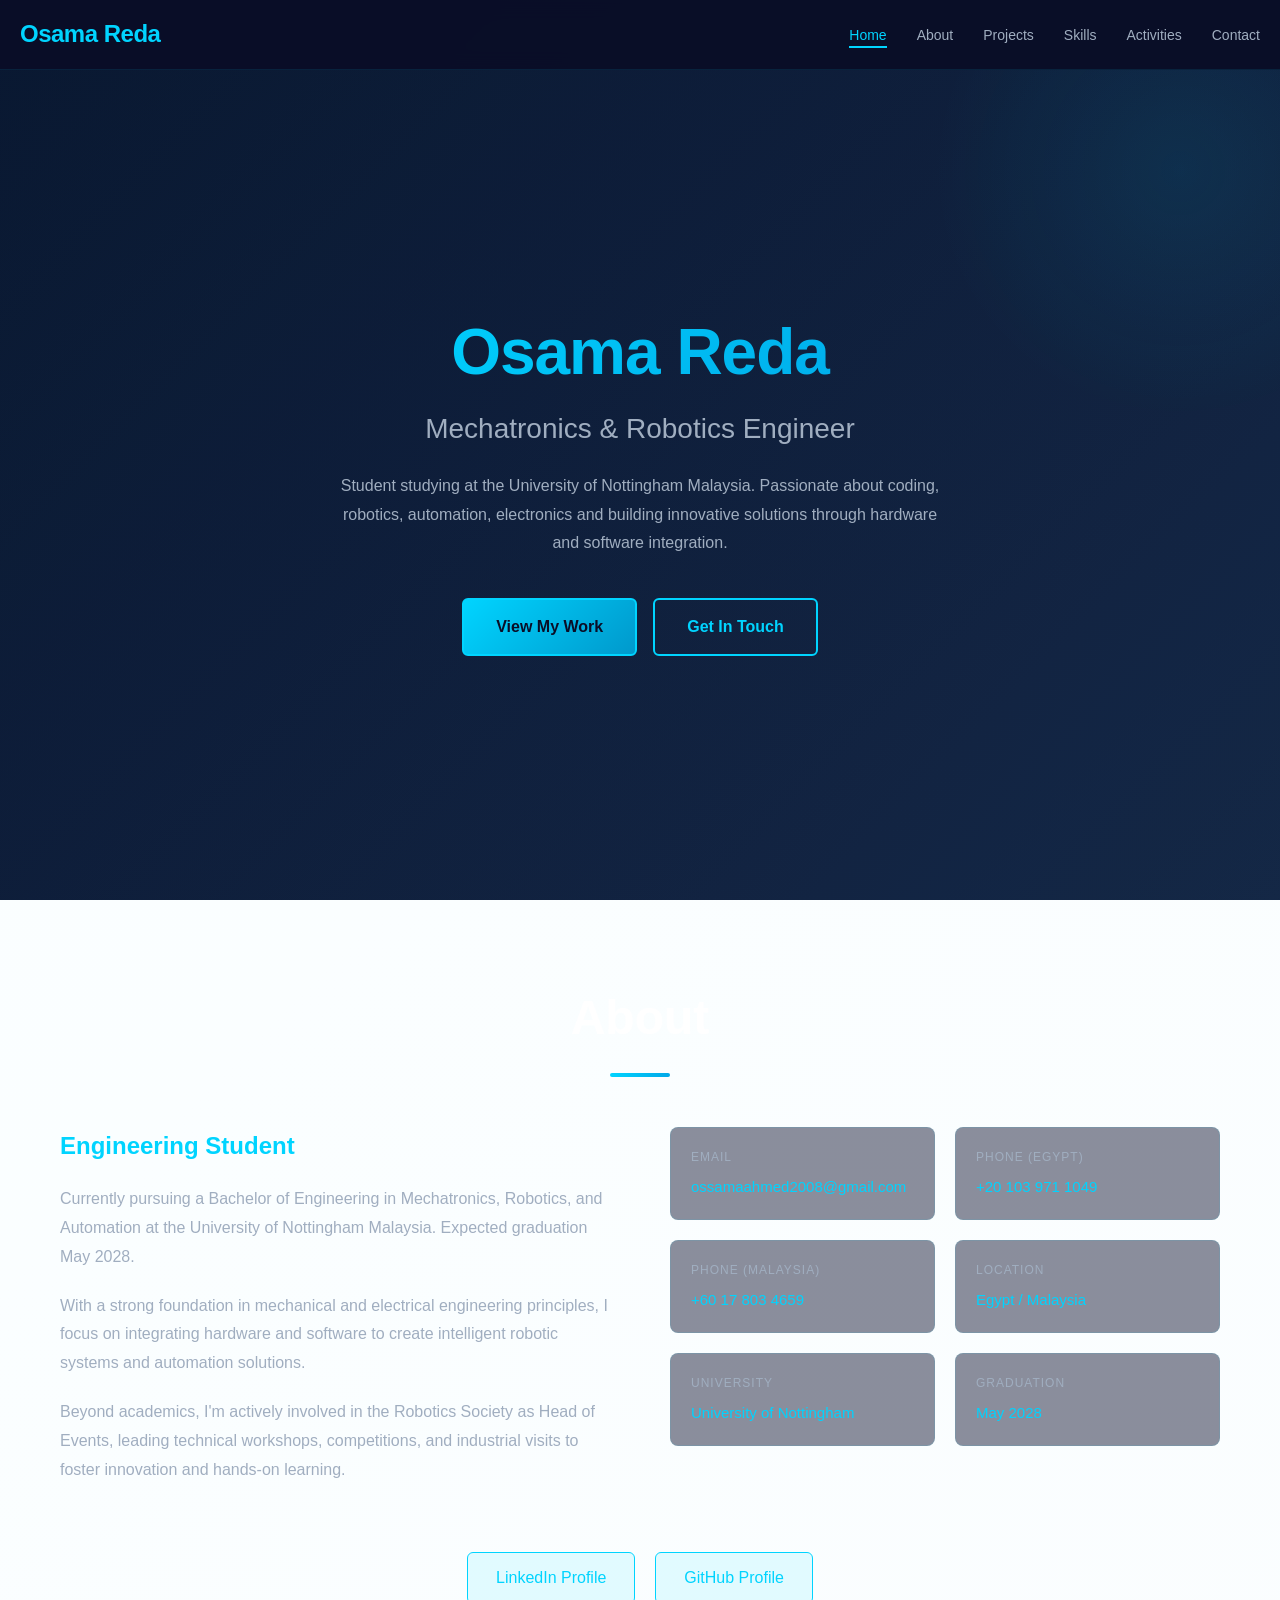
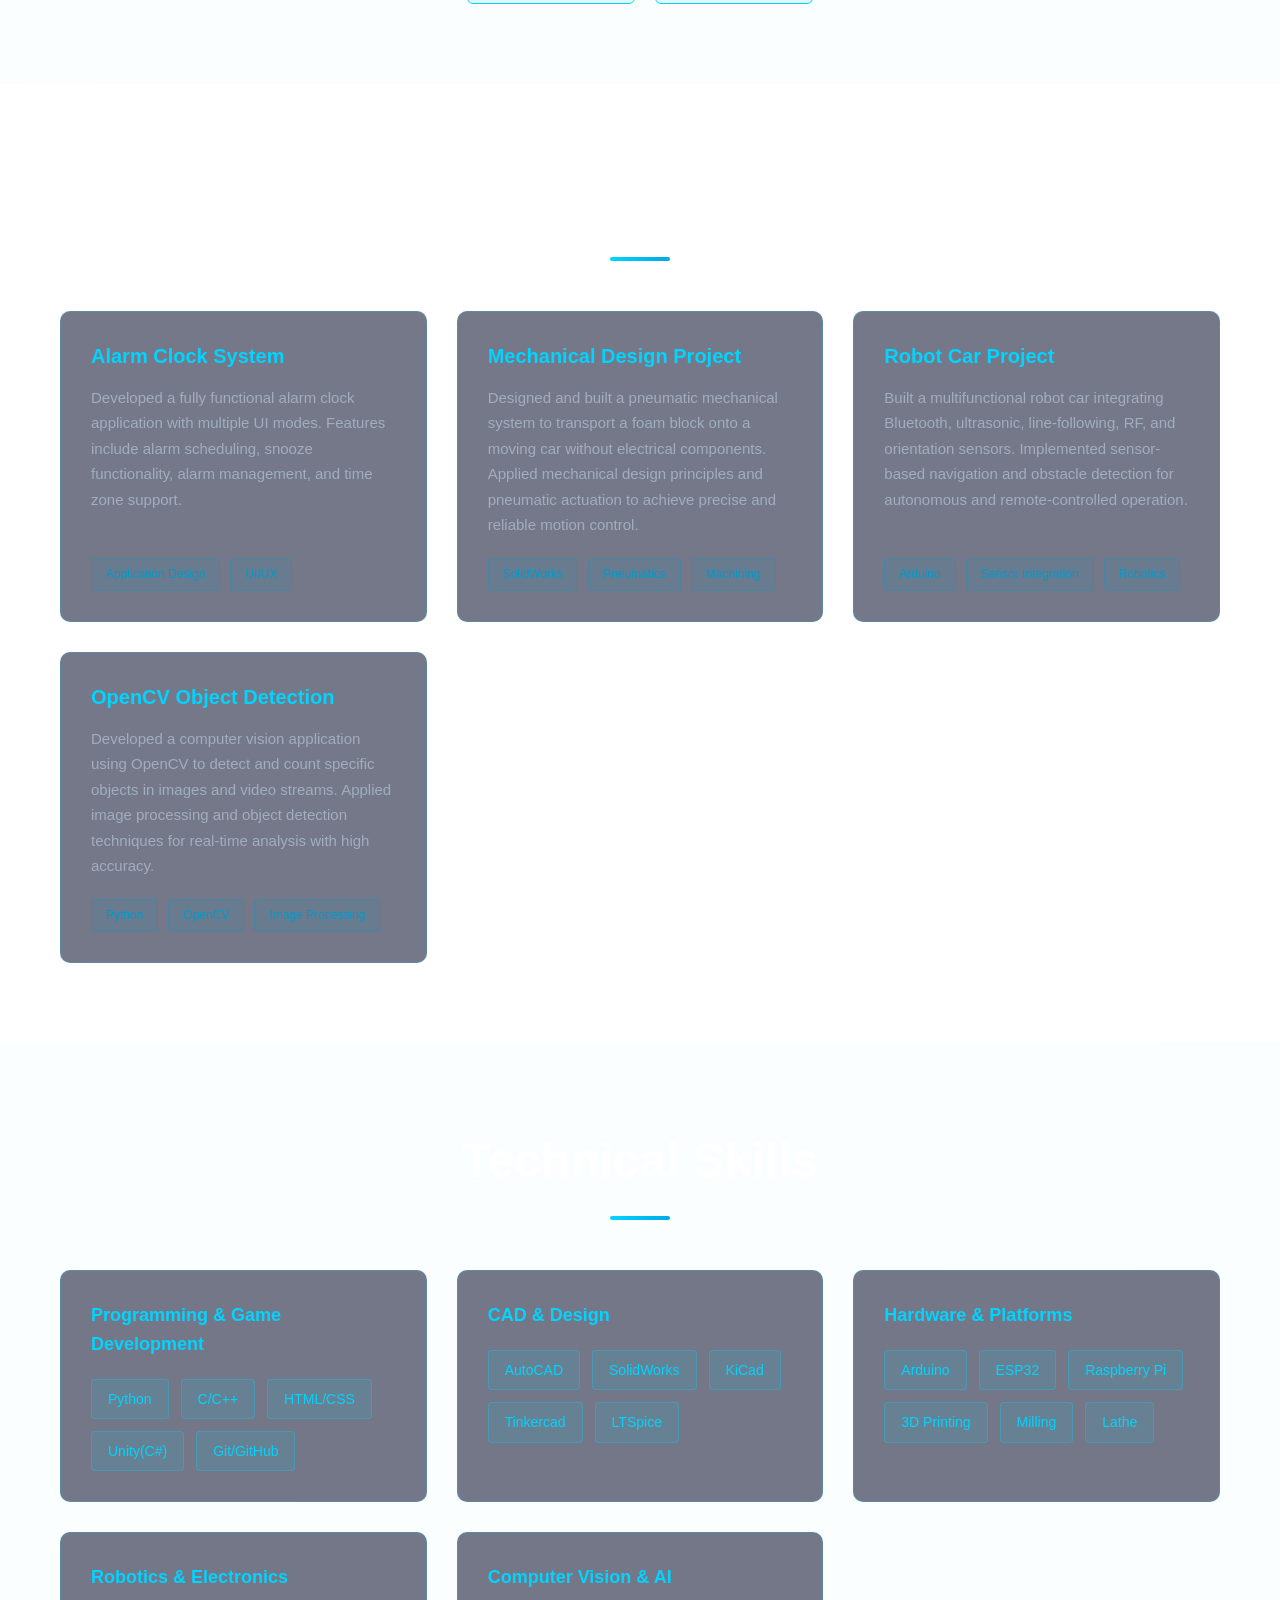
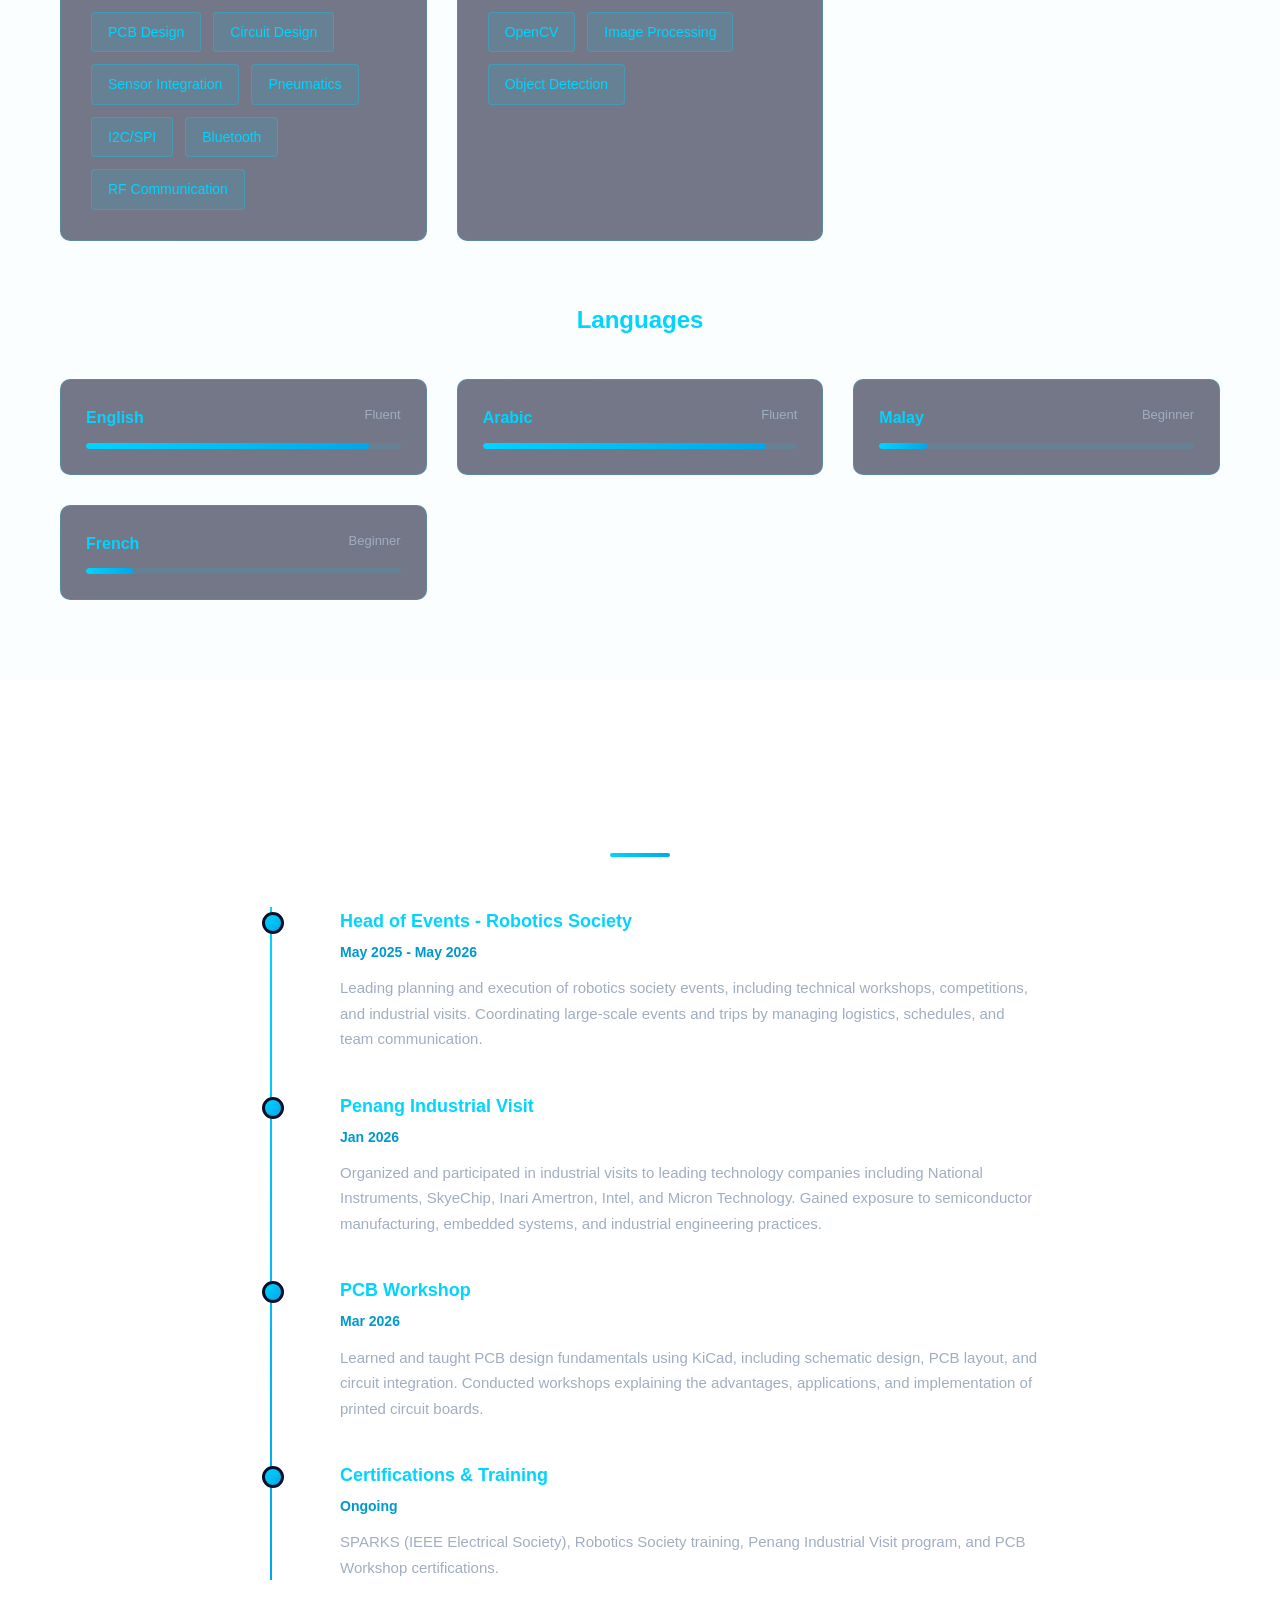
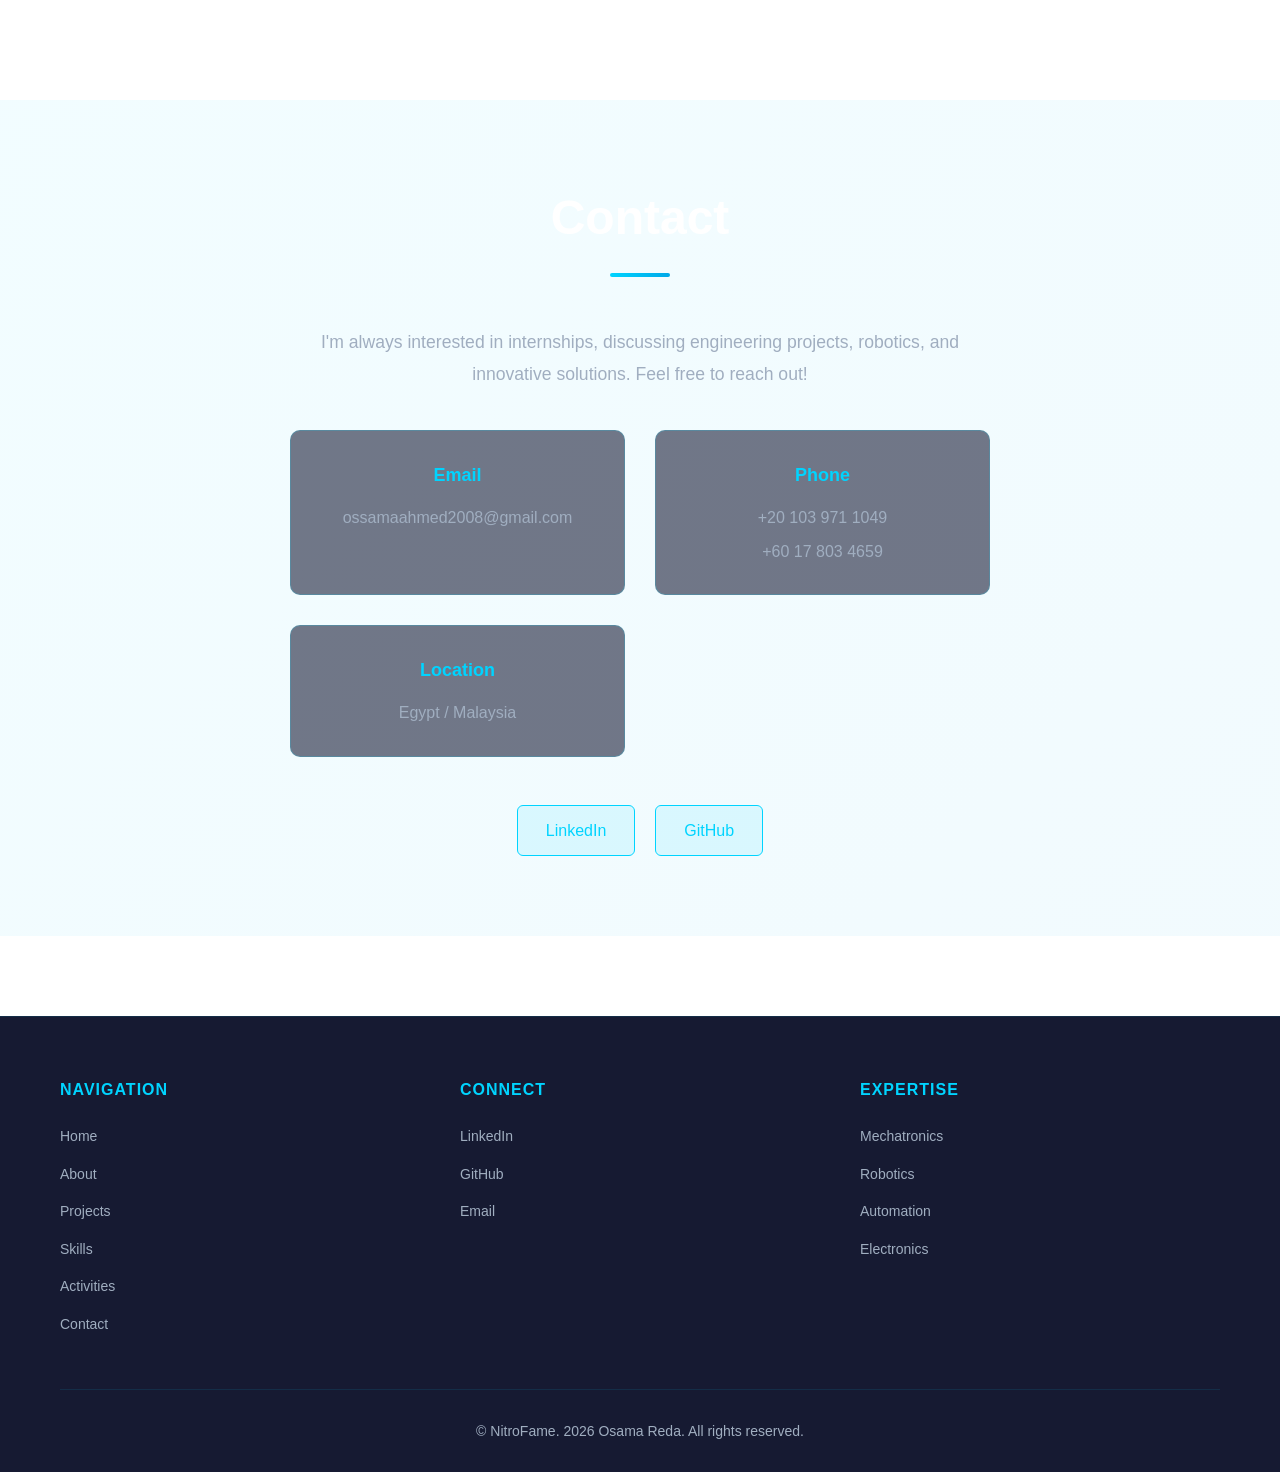
<file: index.html>
<!DOCTYPE html>
<html lang="en">
<head>
    <meta charset="UTF-8">
    <meta name="viewport" content="width=device-width, initial-scale=1.0">
    <title>NitroFame</title>
    <style>
        * {
            margin: 0;
            padding: 0;
            box-sizing: border-box;
        }

        :root {
            --primary: #00d4ff;
            --secondary: #0a0e27;
            --tertiary: #1a1f3a;
            --text-primary: #ffffff;
            --text-secondary: #a0aec0;
            --accent: #0099cc;
            --accent-light: #00a8e8;
            --success: #00d084;
            --transition: 0.3s ease-in-out;
            --container-max: 1200px;
        }

        html {
            scroll-behavior: smooth;
        }

        body {
            font-family: -apple-system, BlinkMacSystemFont, 'Segoe UI', Roboto, 'Helvetica Neue', Arial, sans-serif;
            background: linear-gradient(135deg, #0a0e27 0%, #16213e 100%);
            background-attachment: fixed;
            color: var(--text-primary);
            line-height: 1.6;
            overflow-x: hidden;
        }

        /* Scroll Progress Bar */
        .scroll-progress {
            position: fixed;
            top: 0;
            left: 0;
            height: 3px;
            background: linear-gradient(90deg, var(--primary), var(--accent-light));
            width: 0%;
            z-index: 1001;
        }

        /* Navbar */
        .navbar {
            position: fixed;
            top: 0;
            left: 0;
            width: 100%;
            height: 70px;
            background: rgba(10, 14, 39, 0.95);
            backdrop-filter: blur(10px);
            border-bottom: 1px solid rgba(0, 212, 255, 0.1);
            z-index: 999;
            display: flex;
            align-items: center;
            justify-content: space-between;
            padding: 0 20px;
        }

        .navbar-brand {
            font-size: 24px;
            font-weight: 700;
            color: var(--primary);
            letter-spacing: -0.5px;
        }

        .navbar-links {
            display: flex;
            gap: 30px;
            list-style: none;
        }

        .navbar-links a {
            color: var(--text-secondary);
            text-decoration: none;
            font-size: 14px;
            font-weight: 500;
            transition: color var(--transition);
            position: relative;
        }

        .navbar-links a::after {
            content: '';
            position: absolute;
            bottom: -5px;
            left: 0;
            width: 0;
            height: 2px;
            background: var(--primary);
            transition: width var(--transition);
        }

        .navbar-links a:hover::after,
        .navbar-links a.active::after {
            width: 100%;
        }

        .navbar-links a:hover,
        .navbar-links a.active {
            color: var(--primary);
        }

        /* Container */
        .container {
            max-width: var(--container-max);
            margin: 0 auto;
            padding: 0 20px;
        }

        /* Main Content */
        main {
            padding-top: 70px;
        }

        /* Section Base */
        section {
            padding: 80px 0;
            opacity: 0;
            animation: fadeInSection 0.8s ease forwards;
        }

        @keyframes fadeInSection {
            to {
                opacity: 1;
            }
        }

        section:nth-child(1) { animation-delay: 0.1s; }
        section:nth-child(2) { animation-delay: 0.2s; }
        section:nth-child(3) { animation-delay: 0.3s; }
        section:nth-child(4) { animation-delay: 0.4s; }
        section:nth-child(5) { animation-delay: 0.5s; }
        section:nth-child(6) { animation-delay: 0.6s; }

        /* Hero Section */
        .hero {
            min-height: calc(100vh - 70px);
            display: flex;
            align-items: center;
            justify-content: center;
            background: linear-gradient(135deg, rgba(0, 212, 255, 0.05) 0%, rgba(0, 168, 232, 0.05) 100%);
            position: relative;
            overflow: hidden;
            padding: 60px 0;
        }

        .hero::before {
            content: '';
            position: absolute;
            width: 500px;
            height: 500px;
            background: radial-gradient(circle, rgba(0, 212, 255, 0.08) 0%, transparent 70%);
            border-radius: 50%;
            top: -150px;
            right: -150px;
            animation: float 8s ease-in-out infinite;
        }

        @keyframes float {
            0%, 100% { transform: translateY(0px); }
            50% { transform: translateY(40px); }
        }

        .hero-content {
            z-index: 1;
            text-align: center;
            max-width: 800px;
        }

        .hero h1 {
            font-size: clamp(42px, 8vw, 64px);
            font-weight: 700;
            margin-bottom: 16px;
            background: linear-gradient(135deg, var(--primary), var(--accent-light));
            -webkit-background-clip: text;
            -webkit-text-fill-color: transparent;
            background-clip: text;
            letter-spacing: -1px;
            line-height: 1.2;
        }

        .subtitle {
            font-size: clamp(20px, 5vw, 28px);
            color: var(--text-secondary);
            margin-bottom: 20px;
            font-weight: 300;
        }

        .description {
            font-size: 16px;
            color: var(--text-secondary);
            margin-bottom: 40px;
            line-height: 1.8;
            max-width: 600px;
            margin-left: auto;
            margin-right: auto;
        }

        .hero-buttons {
            display: flex;
            gap: 16px;
            justify-content: center;
            flex-wrap: wrap;
        }

        .btn {
            padding: 14px 32px;
            border-radius: 6px;
            font-weight: 600;
            text-decoration: none;
            transition: all var(--transition);
            border: 2px solid;
            font-size: 16px;
            cursor: pointer;
            display: inline-block;
        }

        .btn-primary {
            background: linear-gradient(135deg, var(--primary), var(--accent));
            color: var(--secondary);
            border-color: var(--primary);
        }

        .btn-primary:hover {
            transform: translateY(-3px);
            box-shadow: 0 15px 40px rgba(0, 212, 255, 0.3);
        }

        .btn-secondary {
            background: transparent;
            color: var(--primary);
            border-color: var(--primary);
        }

        .btn-secondary:hover {
            background: rgba(0, 212, 255, 0.1);
            transform: translateY(-3px);
        }

        /* Section Titles */
        .section-title {
            font-size: clamp(32px, 6vw, 48px);
            font-weight: 700;
            margin-bottom: 50px;
            text-align: center;
            position: relative;
            padding-bottom: 20px;
        }

        .section-title::after {
            content: '';
            position: absolute;
            bottom: 0;
            left: 50%;
            transform: translateX(-50%);
            width: 60px;
            height: 4px;
            background: linear-gradient(90deg, var(--primary), var(--accent-light));
            border-radius: 2px;
        }

        /* About Section */
        #about {
            background: linear-gradient(135deg, rgba(0, 212, 255, 0.02) 0%, rgba(0, 168, 232, 0.02) 100%);
        }

        .about-grid {
            display: grid;
            grid-template-columns: 1fr 1fr;
            gap: 60px;
            align-items: start;
            margin-bottom: 40px;
        }

        .about-content h3 {
            font-size: 24px;
            color: var(--primary);
            margin-bottom: 20px;
        }

        .about-content p {
            color: var(--text-secondary);
            margin-bottom: 20px;
            font-size: 16px;
            line-height: 1.8;
        }

        .info-grid {
            display: grid;
            grid-template-columns: 1fr 1fr;
            gap: 20px;
        }

        .info-item {
            background: rgba(26, 31, 58, 0.5);
            padding: 20px;
            border-radius: 8px;
            border: 1px solid rgba(0, 212, 255, 0.1);
            transition: all var(--transition);
        }

        .info-item:hover {
            border-color: var(--primary);
            background: rgba(26, 31, 58, 0.8);
        }

        .info-label {
            font-size: 12px;
            color: var(--text-secondary);
            text-transform: uppercase;
            letter-spacing: 1px;
            margin-bottom: 8px;
        }

        .info-value {
            font-size: 15px;
            color: var(--primary);
            font-weight: 500;
        }

        .contact-links {
            display: flex;
            gap: 20px;
            justify-content: center;
            flex-wrap: wrap;
        }

        .contact-links a {
            padding: 12px 28px;
            background: rgba(0, 212, 255, 0.1);
            border: 1px solid var(--primary);
            color: var(--primary);
            text-decoration: none;
            border-radius: 6px;
            transition: all var(--transition);
            font-weight: 500;
        }

        .contact-links a:hover {
            background: var(--primary);
            color: var(--secondary);
            transform: translateY(-3px);
        }

        /* Projects Section */
        .projects-grid {
            display: grid;
            grid-template-columns: repeat(auto-fit, minmax(300px, 1fr));
            gap: 30px;
        }

        .project-card {
            background: rgba(26, 31, 58, 0.6);
            border: 1px solid rgba(0, 212, 255, 0.2);
            border-radius: 10px;
            padding: 30px;
            transition: all var(--transition);
            display: flex;
            flex-direction: column;
        }

        .project-card:hover {
            border-color: var(--accent);
            background: rgba(26, 31, 58, 0.95);
            transform: translateY(-8px);
            box-shadow: 0 20px 50px rgba(0, 153, 204, 0.15);
        }

        .project-card h3 {
            font-size: 20px;
            color: var(--primary);
            margin-bottom: 15px;
            line-height: 1.4;
        }

        .project-card p {
            color: var(--text-secondary);
            margin-bottom: 20px;
            flex-grow: 1;
            font-size: 15px;
            line-height: 1.7;
        }

        .project-tech {
            display: flex;
            flex-wrap: wrap;
            gap: 10px;
        }

        .tech-tag {
            background: rgba(0, 153, 204, 0.1);
            border: 1px solid rgba(0, 153, 204, 0.3);
            color: var(--accent);
            padding: 6px 14px;
            border-radius: 4px;
            font-size: 12px;
            transition: all var(--transition);
        }

        .tech-tag:hover {
            background: rgba(0, 153, 204, 0.2);
            border-color: var(--accent);
        }

        /* Skills Section */
        #skills {
            background: linear-gradient(135deg, rgba(0, 212, 255, 0.02) 0%, rgba(0, 168, 232, 0.02) 100%);
        }

        .skills-container {
            display: grid;
            grid-template-columns: repeat(auto-fit, minmax(280px, 1fr));
            gap: 30px;
        }

        .skill-category {
            background: rgba(26, 31, 58, 0.6);
            border: 1px solid rgba(0, 212, 255, 0.2);
            border-radius: 10px;
            padding: 30px;
            transition: all var(--transition);
        }

        .skill-category:hover {
            border-color: var(--primary);
            background: rgba(26, 31, 58, 0.9);
            transform: translateY(-5px);
        }

        .skill-category h3 {
            font-size: 18px;
            color: var(--primary);
            margin-bottom: 20px;
            font-weight: 600;
        }

        .skill-list {
            display: flex;
            flex-wrap: wrap;
            gap: 12px;
        }

        .skill-item {
            background: rgba(0, 212, 255, 0.1);
            border: 1px solid rgba(0, 212, 255, 0.3);
            color: var(--primary);
            padding: 8px 16px;
            border-radius: 4px;
            font-size: 14px;
            transition: all var(--transition);
            display: inline-block;
        }

        .skill-item:hover {
            background: rgba(0, 212, 255, 0.2);
            border-color: var(--primary);
            transform: translateY(-2px);
        }

        /* Language Skills with Progress Bars */
        .language-skills {
            display: grid;
            grid-template-columns: repeat(auto-fit, minmax(280px, 1fr));
            gap: 30px;
            margin-top: 30px;
        }

        .language-item {
            background: rgba(26, 31, 58, 0.6);
            border: 1px solid rgba(0, 212, 255, 0.2);
            border-radius: 10px;
            padding: 25px;
            transition: all var(--transition);
        }

        .language-item:hover {
            border-color: var(--primary);
            background: rgba(26, 31, 58, 0.9);
        }

        .language-name {
            display: flex;
            justify-content: space-between;
            margin-bottom: 12px;
        }

        .language-name h4 {
            font-size: 16px;
            color: var(--primary);
            font-weight: 600;
        }

        .language-level {
            font-size: 13px;
            color: var(--text-secondary);
        }

        .progress-bar {
            width: 100%;
            height: 6px;
            background: rgba(0, 212, 255, 0.1);
            border-radius: 3px;
            overflow: hidden;
        }

        .progress-fill {
            height: 100%;
            background: linear-gradient(90deg, var(--primary), var(--accent-light));
            border-radius: 3px;
            transition: width 0.6s ease;
        }

        /* Timeline */
        .timeline {
            max-width: 800px;
            margin: 0 auto;
            position: relative;
        }

        .timeline::before {
            content: '';
            position: absolute;
            left: 30px;
            top: 0;
            bottom: 0;
            width: 2px;
            background: linear-gradient(180deg, var(--primary), var(--accent-light));
        }

        .timeline-item {
            margin-bottom: 40px;
            padding-left: 100px;
            position: relative;
        }

        .timeline-item::before {
            content: '';
            position: absolute;
            width: 16px;
            height: 16px;
            background: linear-gradient(135deg, var(--primary), var(--accent-light));
            border-radius: 50%;
            left: 22px;
            top: 5px;
            border: 3px solid var(--secondary);
            z-index: 1;
        }

        .timeline-item h3 {
            font-size: 18px;
            color: var(--primary);
            margin-bottom: 5px;
        }

        .timeline-date {
            font-size: 14px;
            color: var(--accent);
            font-weight: 600;
            margin-bottom: 12px;
        }

        .timeline-description {
            color: var(--text-secondary);
            font-size: 15px;
            line-height: 1.7;
        }

        /* Contact Section */
        #contact {
            background: linear-gradient(135deg, rgba(0, 212, 255, 0.05) 0%, rgba(0, 168, 232, 0.05) 100%);
        }

        .contact-content {
            max-width: 700px;
            margin: 0 auto;
            text-align: center;
        }

        .contact-info {
            display: grid;
            grid-template-columns: repeat(auto-fit, minmax(250px, 1fr));
            gap: 30px;
            margin: 40px 0;
        }

        .contact-method {
            background: rgba(26, 31, 58, 0.6);
            padding: 30px;
            border-radius: 10px;
            border: 1px solid rgba(0, 212, 255, 0.2);
            transition: all var(--transition);
        }

        .contact-method:hover {
            border-color: var(--primary);
            background: rgba(26, 31, 58, 0.9);
            transform: translateY(-5px);
        }

        .contact-method h3 {
            font-size: 18px;
            color: var(--primary);
            margin-bottom: 15px;
        }

        .contact-method a,
        .contact-method p {
            color: var(--text-secondary);
            font-size: 16px;
            text-decoration: none;
            transition: color var(--transition);
        }

        .contact-method a:hover {
            color: var(--primary);
        }

        /* Footer */
        footer {
            background: rgba(10, 14, 39, 0.95);
            border-top: 1px solid rgba(0, 212, 255, 0.1);
            padding: 60px 0 30px;
            margin-top: 80px;
        }

        .footer-content {
            display: grid;
            grid-template-columns: repeat(auto-fit, minmax(250px, 1fr));
            gap: 40px;
            margin-bottom: 40px;
        }

        .footer-section h3 {
            color: var(--primary);
            font-size: 16px;
            font-weight: 600;
            margin-bottom: 20px;
            letter-spacing: 1px;
            text-transform: uppercase;
        }

        .footer-section ul {
            list-style: none;
        }

        .footer-section li {
            margin-bottom: 12px;
        }

        .footer-section a {
            color: var(--text-secondary);
            text-decoration: none;
            font-size: 14px;
            transition: color var(--transition);
        }

        .footer-section a:hover {
            color: var(--primary);
        }

        .footer-bottom {
            border-top: 1px solid rgba(0, 212, 255, 0.1);
            padding-top: 30px;
            text-align: center;
            color: var(--text-secondary);
            font-size: 14px;
        }

        /* Hamburger Menu */
        .mobile-menu-btn {
            display: none;
            background: none;
            border: none;
            color: var(--primary);
            font-size: 24px;
            cursor: pointer;
            z-index: 1000;
        }

        /* Mobile Responsive */
        @media (max-width: 768px) {
            .navbar {
                padding: 0 16px;
            }

            .navbar-brand {
                font-size: 20px;
            }

            .navbar-links {
                position: fixed;
                top: 70px;
                left: 0;
                width: 100%;
                height: calc(100vh - 70px);
                background: rgba(10, 14, 39, 0.98);
                flex-direction: column;
                gap: 0;
                list-style: none;
                padding: 20px 0;
                max-height: 0;
                overflow: hidden;
                transition: max-height 0.3s ease;
            }

            .navbar-links.active {
                max-height: 500px;
            }

            .navbar-links a {
                display: block;
                padding: 15px 20px;
                border-bottom: 1px solid rgba(0, 212, 255, 0.1);
                font-size: 16px;
            }

            .mobile-menu-btn {
                display: block;
            }

            section {
                padding: 60px 0;
            }

            .hero {
                min-height: auto;
            }

            .hero-buttons {
                flex-direction: column;
                gap: 12px;
            }

            .btn {
                width: 100%;
                text-align: center;
            }

            .about-grid {
                grid-template-columns: 1fr;
                gap: 40px;
            }

            .info-grid {
                grid-template-columns: 1fr;
            }

            .timeline::before {
                left: 8px;
            }

            .timeline-item {
                padding-left: 60px;
            }

            .timeline-item::before {
                left: 0;
            }

            .section-title {
                font-size: 32px;
            }

            .hero h1 {
                font-size: 36px;
            }

            .subtitle {
                font-size: 18px;
            }
        }

        @media (max-width: 480px) {
            .navbar {
                height: 60px;
                padding: 0 12px;
            }

            .navbar-brand {
                font-size: 18px;
            }

            main {
                padding-top: 60px;
            }

            section {
                padding: 50px 0;
            }

            .container {
                padding: 0 16px;
            }

            .hero-content {
                padding: 20px;
            }

            .about-grid,
            .info-grid {
                gap: 20px;
            }

            .projects-grid,
            .skills-container,
            .language-skills {
                grid-template-columns: 1fr;
            }

            .project-card,
            .skill-category,
            .contact-method,
            .info-item {
                padding: 20px;
            }

            .section-title {
                font-size: 28px;
                margin-bottom: 30px;
            }

            .hero h1 {
                font-size: 28px;
            }

            .description {
                font-size: 14px;
            }

            .contact-info {
                grid-template-columns: 1fr;
                gap: 20px;
            }

            .contact-links {
                flex-direction: column;
            }

            .contact-links a {
                width: 100%;
            }

            .btn {
                font-size: 14px;
                padding: 12px 24px;
            }

            .footer-content {
                grid-template-columns: 1fr;
                gap: 20px;
            }
        }
    </style>
</head>
<body>
    <!-- Scroll Progress Bar -->
    <div class="scroll-progress"></div>

    <!-- Navbar -->
    <nav class="navbar">
        <div class="navbar-brand">Osama Reda</div>
        <button class="mobile-menu-btn" id="mobileMenuBtn">☰</button>
        <ul class="navbar-links" id="navbarLinks">
            <li><a href="#home">Home</a></li>
            <li><a href="#about">About</a></li>
            <li><a href="#projects">Projects</a></li>
            <li><a href="#skills">Skills</a></li>
            <li><a href="#activities">Activities</a></li>
            <li><a href="#contact">Contact</a></li>
        </ul>
    </nav>

    <!-- Main Content -->
    <main>
        <!-- Hero Section -->
        <section class="hero" id="home">
            <div class="container">
                <div class="hero-content">
                    <h1>Osama Reda</h1>
                    <p class="subtitle">Mechatronics & Robotics Engineer</p>
                    <p class="description">
                        Student studying at the University of Nottingham Malaysia. 
                        Passionate about coding, robotics, automation, electronics and building innovative solutions 
                        through hardware and software integration.
                    </p>
                    <div class="hero-buttons">
                        <a href="#projects" class="btn btn-primary">View My Work</a>
                        <a href="#contact" class="btn btn-secondary">Get In Touch</a>
                    </div>
                </div>
            </div>
        </section>

        <!-- About Section -->
        <section id="about">
            <div class="container">
                <h2 class="section-title">About</h2>
                <div class="about-grid">
                    <div class="about-content">
                        <h3>Engineering Student</h3>
                        <p>
                            Currently pursuing a Bachelor of Engineering in Mechatronics, Robotics, 
                            and Automation at the University of Nottingham Malaysia. Expected graduation May 2028.
                        </p>
                        <p>
                            With a strong foundation in mechanical and electrical engineering principles, 
                            I focus on integrating hardware and software to create intelligent robotic systems 
                            and automation solutions.
                        </p>
                        <p>
                            Beyond academics, I'm actively involved in the Robotics Society as Head of Events, 
                            leading technical workshops, competitions, and industrial visits to foster innovation 
                            and hands-on learning.
                        </p>
                    </div>
                    <div class="info-grid">
                        <div class="info-item">
                            <div class="info-label">Email</div>
                            <div class="info-value">ossamaahmed2008@gmail.com</div>
                        </div>
                        <div class="info-item">
                            <div class="info-label">Phone (Egypt)</div>
                            <div class="info-value">+20 103 971 1049</div>
                        </div>
                        <div class="info-item">
                            <div class="info-label">Phone (Malaysia)</div>
                            <div class="info-value">+60 17 803 4659</div>
                        </div>
                        <div class="info-item">
                            <div class="info-label">Location</div>
                            <div class="info-value">Egypt / Malaysia</div>
                        </div>
                        <div class="info-item">
                            <div class="info-label">University</div>
                            <div class="info-value">University of Nottingham</div>
                        </div>
                        <div class="info-item">
                            <div class="info-label">Graduation</div>
                            <div class="info-value">May 2028</div>
                        </div>
                    </div>
                </div>

                <div style="margin-top: 3rem;">
                    <div class="contact-links">
                        <a href="https://www.linkedin.com/in/osama-ahmed-77692634a" target="_blank">
                            LinkedIn Profile
                        </a>
                        <a href="https://github.com/NitroFame" target="_blank">
                            GitHub Profile
                        </a>
                    </div>
                </div>
            </div>
        </section>

        <!-- Projects Section -->
        <section id="projects">
            <div class="container">
                <h2 class="section-title">Projects</h2>
                <div class="projects-grid">
                    <div class="project-card">
                        <h3>Alarm Clock System</h3>
                        <p>
                            Developed a fully functional alarm clock application with multiple UI modes. 
                            Features include alarm scheduling, snooze functionality, alarm management, 
                            and time zone support.
                        </p>
                        <div class="project-tech">
                            <span class="tech-tag">Application Design</span>
                            <span class="tech-tag">UI/UX</span>
                        </div>
                    </div>

                    <div class="project-card">
                        <h3>Mechanical Design Project</h3>
                        <p>
                            Designed and built a pneumatic mechanical system to transport a foam block 
                            onto a moving car without electrical components. Applied mechanical design 
                            principles and pneumatic actuation to achieve precise and reliable motion control.
                        </p>
                        <div class="project-tech">
                            <span class="tech-tag">SolidWorks</span>
                            <span class="tech-tag">Pneumatics</span>
                            <span class="tech-tag">Machining</span>
                        </div>
                    </div>

                    <div class="project-card">
                        <h3>Robot Car Project</h3>
                        <p>
                            Built a multifunctional robot car integrating Bluetooth, ultrasonic, 
                            line-following, RF, and orientation sensors. Implemented sensor-based navigation 
                            and obstacle detection for autonomous and remote-controlled operation.
                        </p>
                        <div class="project-tech">
                            <span class="tech-tag">Arduino</span>
                            <span class="tech-tag">Sensor Integration</span>
                            <span class="tech-tag">Robotics</span>
                        </div>
                    </div>

                    <div class="project-card">
                        <h3>OpenCV Object Detection</h3>
                        <p>
                            Developed a computer vision application using OpenCV to detect and count 
                            specific objects in images and video streams. Applied image processing and 
                            object detection techniques for real-time analysis with high accuracy.
                        </p>
                        <div class="project-tech">
                            <span class="tech-tag">Python</span>
                            <span class="tech-tag">OpenCV</span>
                            <span class="tech-tag">Image Processing</span>
                        </div>
                    </div>
                </div>
            </div>
        </section>

        <!-- Skills Section -->
        <section id="skills">
            <div class="container">
                <h2 class="section-title">Technical Skills</h2>
                <div class="skills-container">
                    <div class="skill-category">
                        <h3>Programming & Game Development</h3>
                        <div class="skill-list">
                            <span class="skill-item">Python</span>
                            <span class="skill-item">C/C++</span>
                            <span class="skill-item">HTML/CSS</span>
                            <span class="skill-item">Unity(C#)</span>
                            <span class="skill-item">Git/GitHub</span>
                        </div>
                    </div>

                    <div class="skill-category">
                        <h3>CAD & Design</h3>
                        <div class="skill-list">
                            <span class="skill-item">AutoCAD</span>
                            <span class="skill-item">SolidWorks</span>
                            <span class="skill-item">KiCad</span>
                            <span class="skill-item">Tinkercad</span>
                            <span class="skill-item">LTSpice</span>
                        </div>
                    </div>

                    <div class="skill-category">
                        <h3>Hardware & Platforms</h3>
                        <div class="skill-list">
                            <span class="skill-item">Arduino</span>
                            <span class="skill-item">ESP32</span>
                            <span class="skill-item">Raspberry Pi</span>
                            <span class="skill-item">3D Printing</span>
                            <span class="skill-item">Milling</span>
                            <span class="skill-item">Lathe</span>
                        </div>
                    </div>

                    <div class="skill-category">
                        <h3>Robotics & Electronics</h3>
                        <div class="skill-list">
                            <span class="skill-item">PCB Design</span>
                            <span class="skill-item">Circuit Design</span>
                            <span class="skill-item">Sensor Integration</span>
                            <span class="skill-item">Pneumatics</span>
                            <span class="skill-item">I2C/SPI</span>
                            <span class="skill-item">Bluetooth</span>
                            <span class="skill-item">RF Communication</span>
                        </div>
                    </div>

                    <div class="skill-category">
                        <h3>Computer Vision & AI</h3>
                        <div class="skill-list">
                            <span class="skill-item">OpenCV</span>
                            <span class="skill-item">Image Processing</span>
                            <span class="skill-item">Object Detection</span>
                        </div>
                    </div>
                </div>

                <!-- Language Skills with Progress Bars -->
                <div style="margin-top: 60px;">
                    <h3 style="text-align: center; font-size: 24px; color: var(--primary); margin-bottom: 40px;">Languages</h3>
                    <div class="language-skills">
                        <div class="language-item">
                            <div class="language-name">
                                <h4>English</h4>
                                <span class="language-level">Fluent</span>
                            </div>
                            <div class="progress-bar">
                                <div class="progress-fill" style="width: 90%;"></div>
                            </div>
                        </div>

                        <div class="language-item">
                            <div class="language-name">
                                <h4>Arabic</h4>
                                <span class="language-level">Fluent</span>
                            </div>
                            <div class="progress-bar">
                                <div class="progress-fill" style="width: 90%;"></div>
                            </div>
                        </div>

                        <div class="language-item">
                            <div class="language-name">
                                <h4>Malay</h4>
                                <span class="language-level">Beginner</span>
                            </div>
                            <div class="progress-bar">
                                <div class="progress-fill" style="width: 15%;"></div>
                            </div>
                        </div>

                        <div class="language-item">
                            <div class="language-name">
                                <h4>French</h4>
                                <span class="language-level">Beginner</span>
                            </div>
                            <div class="progress-bar">
                                <div class="progress-fill" style="width: 15%;"></div>
                            </div>
                        </div>
                    </div>
                </div>
            </div>
        </section>

        <!-- Activities Section -->
        <section id="activities">
            <div class="container">
                <h2 class="section-title">Activities & Leadership</h2>
                <div class="timeline">
                    <div class="timeline-item">
                        <h3>Head of Events - Robotics Society</h3>
                        <div class="timeline-date">May 2025 - May 2026</div>
                        <div class="timeline-description">
                            Leading planning and execution of robotics society events, including technical workshops, 
                            competitions, and industrial visits. Coordinating large-scale events and trips by managing 
                            logistics, schedules, and team communication.
                        </div>
                    </div>

                    <div class="timeline-item">
                        <h3>Penang Industrial Visit</h3>
                        <div class="timeline-date">Jan 2026</div>
                        <div class="timeline-description">
                            Organized and participated in industrial visits to leading technology companies including 
                            National Instruments, SkyeChip, Inari Amertron, Intel, and Micron Technology. Gained exposure 
                            to semiconductor manufacturing, embedded systems, and industrial engineering practices.
                        </div>
                    </div>

                    <div class="timeline-item">
                        <h3>PCB Workshop</h3>
                        <div class="timeline-date">Mar 2026</div>
                        <div class="timeline-description">
                            Learned and taught PCB design fundamentals using KiCad, including schematic design, 
                            PCB layout, and circuit integration. Conducted workshops explaining the advantages, 
                            applications, and implementation of printed circuit boards.
                        </div>
                    </div>

                    <div class="timeline-item">
                        <h3>Certifications & Training</h3>
                        <div class="timeline-date">Ongoing</div>
                        <div class="timeline-description">
                            SPARKS (IEEE Electrical Society), Robotics Society training, Penang Industrial Visit program, 
                            and PCB Workshop certifications.
                        </div>
                    </div>
                </div>
            </div>
        </section>

        <!-- Contact Section -->
        <section id="contact">
            <div class="container">
                <h2 class="section-title">Contact</h2>
                <div class="contact-content">
                    <p style="color: var(--text-secondary); font-size: 1.1rem; margin-bottom: 2rem; line-height: 1.8;">
                        I'm always interested in internships, discussing engineering projects, robotics, and innovative solutions. 
                        Feel free to reach out!
                    </p>
                    <div class="contact-info">
                        <div class="contact-method">
                            <h3>Email</h3>
                            <a href="mailto:ossamaahmed2008@gmail.com">ossamaahmed2008@gmail.com</a>
                        </div>
                        <div class="contact-method">
                            <h3>Phone</h3>
                            <a href="tel:+201039711049">+20 103 971 1049</a>
                            <a href="tel:+60178034659" style="display: block; margin-top: 8px;">+60 17 803 4659</a>
                        </div>
                        <div class="contact-method">
                            <h3>Location</h3>
                            <p style="color: var(--text-secondary);">Egypt / Malaysia</p>
                        </div>
                    </div>
                    <div style="margin-top: 3rem;">
                        <div class="contact-links">
                            <a href="https://www.linkedin.com/in/osama-ahmed-77692634a" target="_blank">
                                LinkedIn
                            </a>
                            <a href="https://github.com/NitroFame" target="_blank">
                                GitHub
                            </a>
                        </div>
                    </div>
                </div>
            </div>
        </section>
    </main>

    <!-- Footer -->
    <footer>
        <div class="container">
            <div class="footer-content">
                <div class="footer-section">
                    <h3>Navigation</h3>
                    <ul>
                        <li><a href="#home">Home</a></li>
                        <li><a href="#about">About</a></li>
                        <li><a href="#projects">Projects</a></li>
                        <li><a href="#skills">Skills</a></li>
                        <li><a href="#activities">Activities</a></li>
                        <li><a href="#contact">Contact</a></li>
                    </ul>
                </div>

                <div class="footer-section">
                    <h3>Connect</h3>
                    <ul>
                        <li><a href="https://www.linkedin.com/in/osama-ahmed-77692634a" target="_blank">LinkedIn</a></li>
                        <li><a href="https://github.com/NitroFame" target="_blank">GitHub</a></li>
                        <li><a href="mailto:ossamaahmed2008@gmail.com">Email</a></li>
                    </ul>
                </div>

                <div class="footer-section">
                    <h3>Expertise</h3>
                    <ul>
                        <li><a href="#skills">Mechatronics</a></li>
                        <li><a href="#skills">Robotics</a></li>
                        <li><a href="#skills">Automation</a></li>
                        <li><a href="#skills">Electronics</a></li>
                    </ul>
                </div>
            </div>

            <div class="footer-bottom">
                © NitroFame. 2026 Osama Reda. All rights reserved.
            </div>
        </div>
    </footer>

    <script>
        // Mobile Menu Toggle
        const mobileMenuBtn = document.getElementById('mobileMenuBtn');
        const navbarLinks = document.getElementById('navbarLinks');

        mobileMenuBtn.addEventListener('click', () => {
            navbarLinks.classList.toggle('active');
        });

        // Close menu on link click
        document.querySelectorAll('.navbar-links a').forEach(link => {
            link.addEventListener('click', () => {
                navbarLinks.classList.remove('active');
            });
        });

        // Scroll Progress
        window.addEventListener('scroll', () => {
            const totalHeight = document.documentElement.scrollHeight - window.innerHeight;
            const progress = (window.scrollY / totalHeight) * 100;
            document.querySelector('.scroll-progress').style.width = progress + '%';
        });

        // Active Navigation Link
        window.addEventListener('scroll', () => {
            let current = '';
            const sections = document.querySelectorAll('section');

            sections.forEach(section => {
                const sectionTop = section.offsetTop;
                if (pageYOffset >= sectionTop - 200) {
                    current = section.getAttribute('id');
                }
            });

            document.querySelectorAll('.navbar-links a').forEach(link => {
                link.classList.remove('active');
                if (link.getAttribute('href').slice(1) === current) {
                    link.classList.add('active');
                }
            });
        });

        // Smooth scroll for all anchor links
        document.querySelectorAll('a[href^="#"]').forEach(anchor => {
            anchor.addEventListener('click', function (e) {
                e.preventDefault();
                const targetId = this.getAttribute('href').slice(1);
                const targetElement = document.getElementById(targetId);
                if (targetElement) {
                    targetElement.scrollIntoView({
                        behavior: 'smooth',
                        block: 'start'
                    });
                }
            });
        });
    </script>
</body>
</html>
</file>
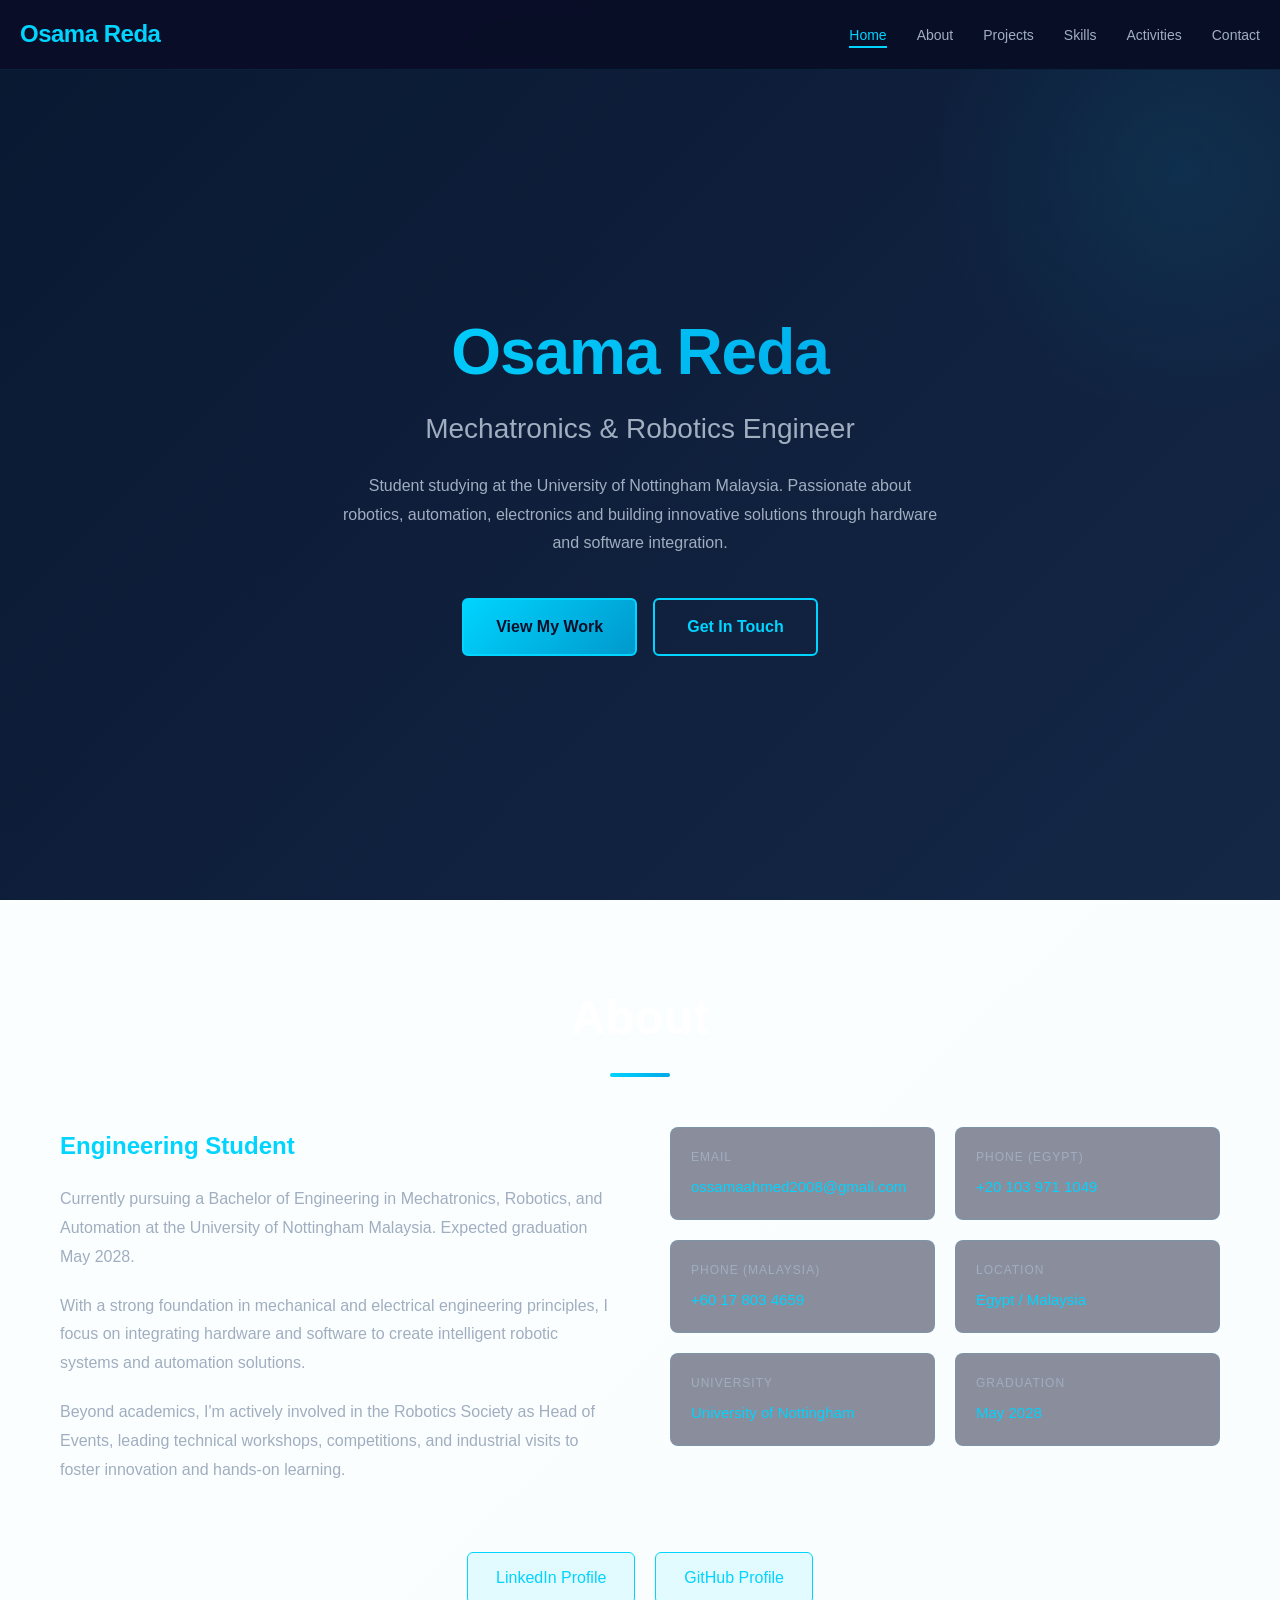
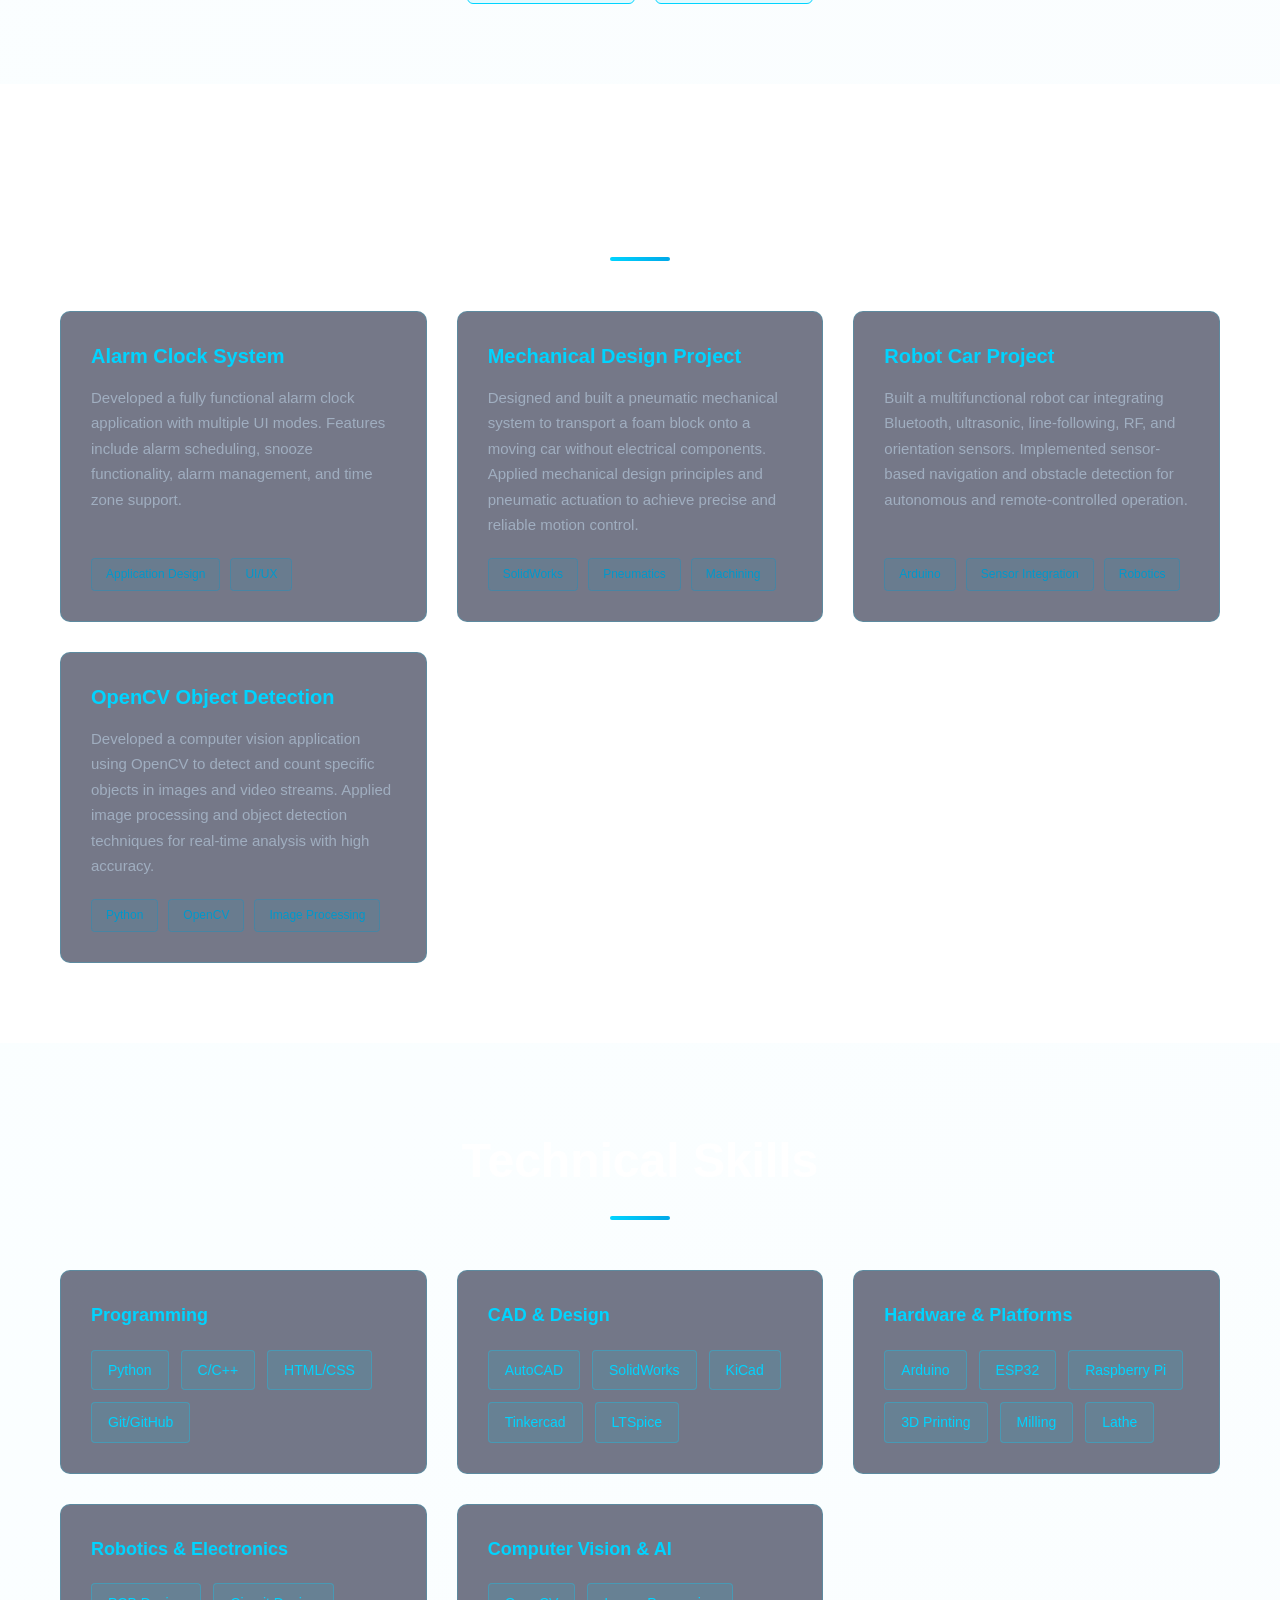
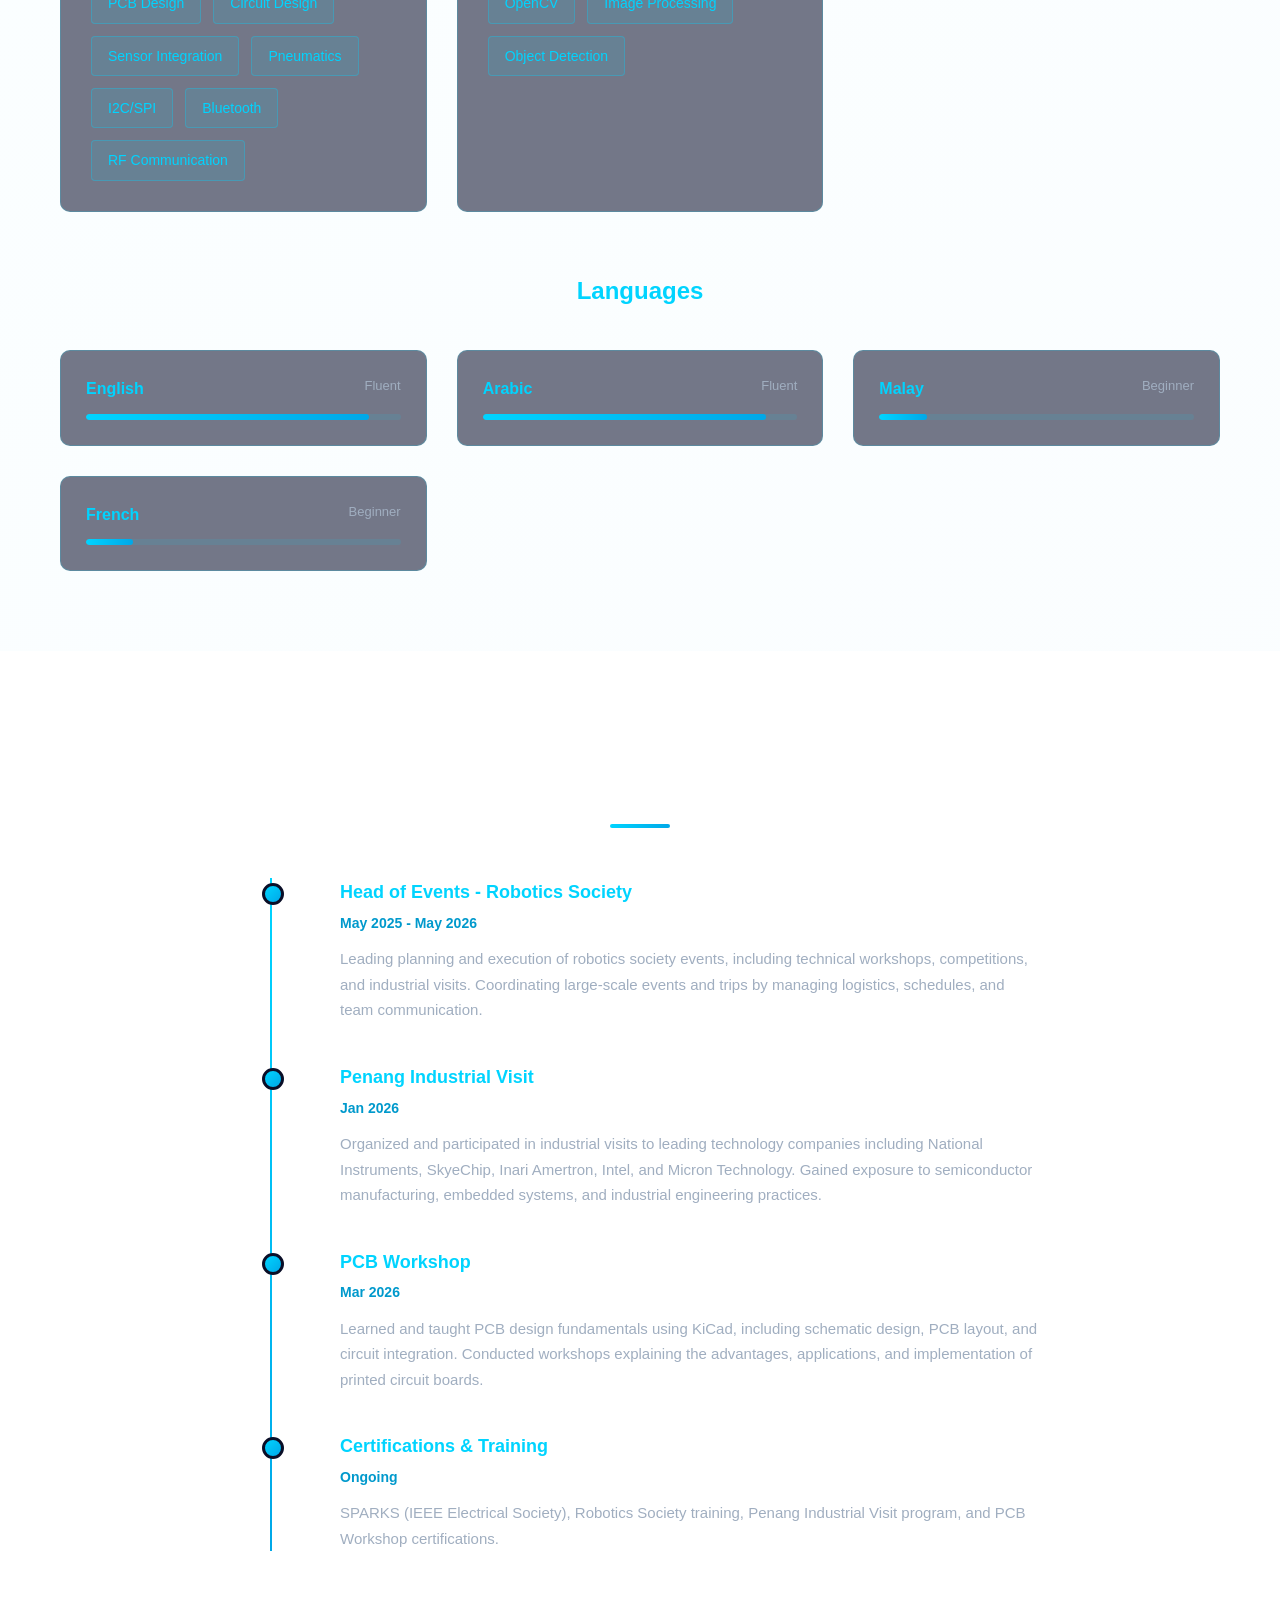
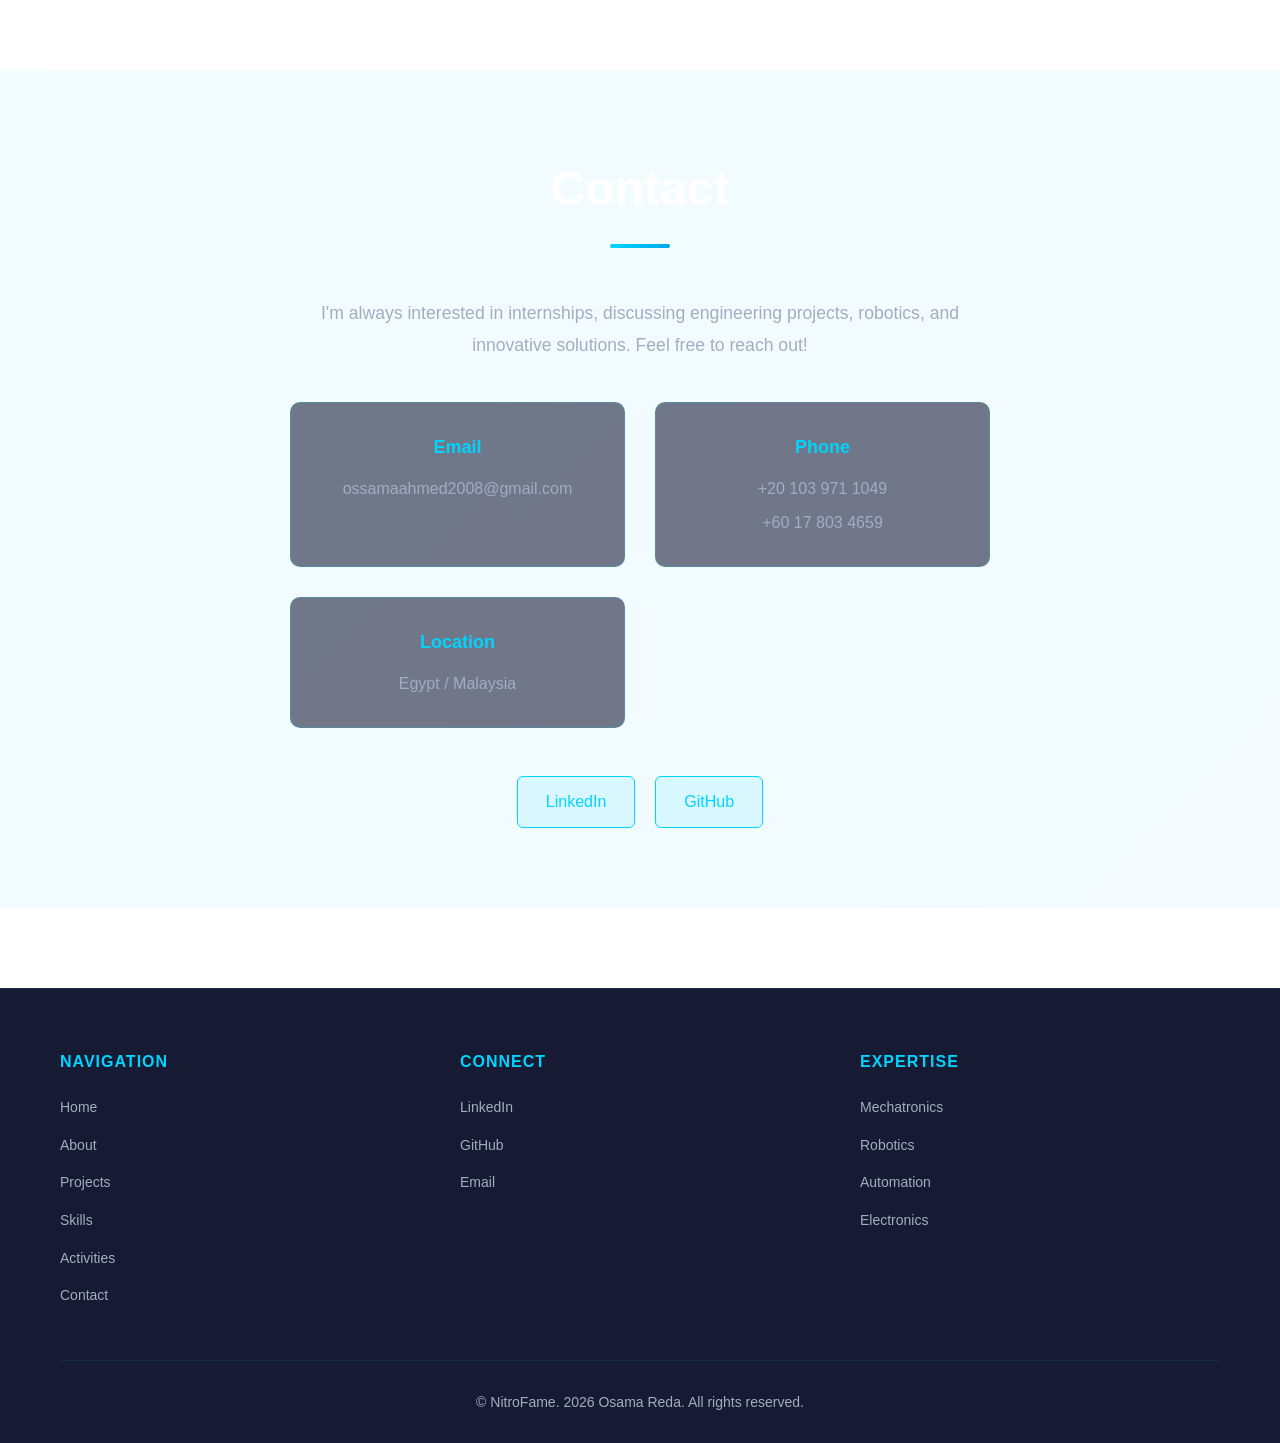
<file: NitroFame.html>
<!DOCTYPE html>
<html lang="en">
<head>
    <meta charset="UTF-8">
    <meta name="viewport" content="width=device-width, initial-scale=1.0">
    <title>NitroFame</title>
    <style>
        * {
            margin: 0;
            padding: 0;
            box-sizing: border-box;
        }

        :root {
            --primary: #00d4ff;
            --secondary: #0a0e27;
            --tertiary: #1a1f3a;
            --text-primary: #ffffff;
            --text-secondary: #a0aec0;
            --accent: #0099cc;
            --accent-light: #00a8e8;
            --success: #00d084;
            --transition: 0.3s ease-in-out;
            --container-max: 1200px;
        }

        html {
            scroll-behavior: smooth;
        }

        body {
            font-family: -apple-system, BlinkMacSystemFont, 'Segoe UI', Roboto, 'Helvetica Neue', Arial, sans-serif;
            background: linear-gradient(135deg, #0a0e27 0%, #16213e 100%);
            background-attachment: fixed;
            color: var(--text-primary);
            line-height: 1.6;
            overflow-x: hidden;
        }

        /* Scroll Progress Bar */
        .scroll-progress {
            position: fixed;
            top: 0;
            left: 0;
            height: 3px;
            background: linear-gradient(90deg, var(--primary), var(--accent-light));
            width: 0%;
            z-index: 1001;
        }

        /* Navbar */
        .navbar {
            position: fixed;
            top: 0;
            left: 0;
            width: 100%;
            height: 70px;
            background: rgba(10, 14, 39, 0.95);
            backdrop-filter: blur(10px);
            border-bottom: 1px solid rgba(0, 212, 255, 0.1);
            z-index: 999;
            display: flex;
            align-items: center;
            justify-content: space-between;
            padding: 0 20px;
        }

        .navbar-brand {
            font-size: 24px;
            font-weight: 700;
            color: var(--primary);
            letter-spacing: -0.5px;
        }

        .navbar-links {
            display: flex;
            gap: 30px;
            list-style: none;
        }

        .navbar-links a {
            color: var(--text-secondary);
            text-decoration: none;
            font-size: 14px;
            font-weight: 500;
            transition: color var(--transition);
            position: relative;
        }

        .navbar-links a::after {
            content: '';
            position: absolute;
            bottom: -5px;
            left: 0;
            width: 0;
            height: 2px;
            background: var(--primary);
            transition: width var(--transition);
        }

        .navbar-links a:hover::after,
        .navbar-links a.active::after {
            width: 100%;
        }

        .navbar-links a:hover,
        .navbar-links a.active {
            color: var(--primary);
        }

        /* Container */
        .container {
            max-width: var(--container-max);
            margin: 0 auto;
            padding: 0 20px;
        }

        /* Main Content */
        main {
            padding-top: 70px;
        }

        /* Section Base */
        section {
            padding: 80px 0;
            opacity: 0;
            animation: fadeInSection 0.8s ease forwards;
        }

        @keyframes fadeInSection {
            to {
                opacity: 1;
            }
        }

        section:nth-child(1) { animation-delay: 0.1s; }
        section:nth-child(2) { animation-delay: 0.2s; }
        section:nth-child(3) { animation-delay: 0.3s; }
        section:nth-child(4) { animation-delay: 0.4s; }
        section:nth-child(5) { animation-delay: 0.5s; }
        section:nth-child(6) { animation-delay: 0.6s; }

        /* Hero Section */
        .hero {
            min-height: calc(100vh - 70px);
            display: flex;
            align-items: center;
            justify-content: center;
            background: linear-gradient(135deg, rgba(0, 212, 255, 0.05) 0%, rgba(0, 168, 232, 0.05) 100%);
            position: relative;
            overflow: hidden;
            padding: 60px 0;
        }

        .hero::before {
            content: '';
            position: absolute;
            width: 500px;
            height: 500px;
            background: radial-gradient(circle, rgba(0, 212, 255, 0.08) 0%, transparent 70%);
            border-radius: 50%;
            top: -150px;
            right: -150px;
            animation: float 8s ease-in-out infinite;
        }

        @keyframes float {
            0%, 100% { transform: translateY(0px); }
            50% { transform: translateY(40px); }
        }

        .hero-content {
            z-index: 1;
            text-align: center;
            max-width: 800px;
        }

        .hero h1 {
            font-size: clamp(42px, 8vw, 64px);
            font-weight: 700;
            margin-bottom: 16px;
            background: linear-gradient(135deg, var(--primary), var(--accent-light));
            -webkit-background-clip: text;
            -webkit-text-fill-color: transparent;
            background-clip: text;
            letter-spacing: -1px;
            line-height: 1.2;
        }

        .subtitle {
            font-size: clamp(20px, 5vw, 28px);
            color: var(--text-secondary);
            margin-bottom: 20px;
            font-weight: 300;
        }

        .description {
            font-size: 16px;
            color: var(--text-secondary);
            margin-bottom: 40px;
            line-height: 1.8;
            max-width: 600px;
            margin-left: auto;
            margin-right: auto;
        }

        .hero-buttons {
            display: flex;
            gap: 16px;
            justify-content: center;
            flex-wrap: wrap;
        }

        .btn {
            padding: 14px 32px;
            border-radius: 6px;
            font-weight: 600;
            text-decoration: none;
            transition: all var(--transition);
            border: 2px solid;
            font-size: 16px;
            cursor: pointer;
            display: inline-block;
        }

        .btn-primary {
            background: linear-gradient(135deg, var(--primary), var(--accent));
            color: var(--secondary);
            border-color: var(--primary);
        }

        .btn-primary:hover {
            transform: translateY(-3px);
            box-shadow: 0 15px 40px rgba(0, 212, 255, 0.3);
        }

        .btn-secondary {
            background: transparent;
            color: var(--primary);
            border-color: var(--primary);
        }

        .btn-secondary:hover {
            background: rgba(0, 212, 255, 0.1);
            transform: translateY(-3px);
        }

        /* Section Titles */
        .section-title {
            font-size: clamp(32px, 6vw, 48px);
            font-weight: 700;
            margin-bottom: 50px;
            text-align: center;
            position: relative;
            padding-bottom: 20px;
        }

        .section-title::after {
            content: '';
            position: absolute;
            bottom: 0;
            left: 50%;
            transform: translateX(-50%);
            width: 60px;
            height: 4px;
            background: linear-gradient(90deg, var(--primary), var(--accent-light));
            border-radius: 2px;
        }

        /* About Section */
        #about {
            background: linear-gradient(135deg, rgba(0, 212, 255, 0.02) 0%, rgba(0, 168, 232, 0.02) 100%);
        }

        .about-grid {
            display: grid;
            grid-template-columns: 1fr 1fr;
            gap: 60px;
            align-items: start;
            margin-bottom: 40px;
        }

        .about-content h3 {
            font-size: 24px;
            color: var(--primary);
            margin-bottom: 20px;
        }

        .about-content p {
            color: var(--text-secondary);
            margin-bottom: 20px;
            font-size: 16px;
            line-height: 1.8;
        }

        .info-grid {
            display: grid;
            grid-template-columns: 1fr 1fr;
            gap: 20px;
        }

        .info-item {
            background: rgba(26, 31, 58, 0.5);
            padding: 20px;
            border-radius: 8px;
            border: 1px solid rgba(0, 212, 255, 0.1);
            transition: all var(--transition);
        }

        .info-item:hover {
            border-color: var(--primary);
            background: rgba(26, 31, 58, 0.8);
        }

        .info-label {
            font-size: 12px;
            color: var(--text-secondary);
            text-transform: uppercase;
            letter-spacing: 1px;
            margin-bottom: 8px;
        }

        .info-value {
            font-size: 15px;
            color: var(--primary);
            font-weight: 500;
        }

        .contact-links {
            display: flex;
            gap: 20px;
            justify-content: center;
            flex-wrap: wrap;
        }

        .contact-links a {
            padding: 12px 28px;
            background: rgba(0, 212, 255, 0.1);
            border: 1px solid var(--primary);
            color: var(--primary);
            text-decoration: none;
            border-radius: 6px;
            transition: all var(--transition);
            font-weight: 500;
        }

        .contact-links a:hover {
            background: var(--primary);
            color: var(--secondary);
            transform: translateY(-3px);
        }

        /* Projects Section */
        .projects-grid {
            display: grid;
            grid-template-columns: repeat(auto-fit, minmax(300px, 1fr));
            gap: 30px;
        }

        .project-card {
            background: rgba(26, 31, 58, 0.6);
            border: 1px solid rgba(0, 212, 255, 0.2);
            border-radius: 10px;
            padding: 30px;
            transition: all var(--transition);
            display: flex;
            flex-direction: column;
        }

        .project-card:hover {
            border-color: var(--accent);
            background: rgba(26, 31, 58, 0.95);
            transform: translateY(-8px);
            box-shadow: 0 20px 50px rgba(0, 153, 204, 0.15);
        }

        .project-card h3 {
            font-size: 20px;
            color: var(--primary);
            margin-bottom: 15px;
            line-height: 1.4;
        }

        .project-card p {
            color: var(--text-secondary);
            margin-bottom: 20px;
            flex-grow: 1;
            font-size: 15px;
            line-height: 1.7;
        }

        .project-tech {
            display: flex;
            flex-wrap: wrap;
            gap: 10px;
        }

        .tech-tag {
            background: rgba(0, 153, 204, 0.1);
            border: 1px solid rgba(0, 153, 204, 0.3);
            color: var(--accent);
            padding: 6px 14px;
            border-radius: 4px;
            font-size: 12px;
            transition: all var(--transition);
        }

        .tech-tag:hover {
            background: rgba(0, 153, 204, 0.2);
            border-color: var(--accent);
        }

        /* Skills Section */
        #skills {
            background: linear-gradient(135deg, rgba(0, 212, 255, 0.02) 0%, rgba(0, 168, 232, 0.02) 100%);
        }

        .skills-container {
            display: grid;
            grid-template-columns: repeat(auto-fit, minmax(280px, 1fr));
            gap: 30px;
        }

        .skill-category {
            background: rgba(26, 31, 58, 0.6);
            border: 1px solid rgba(0, 212, 255, 0.2);
            border-radius: 10px;
            padding: 30px;
            transition: all var(--transition);
        }

        .skill-category:hover {
            border-color: var(--primary);
            background: rgba(26, 31, 58, 0.9);
            transform: translateY(-5px);
        }

        .skill-category h3 {
            font-size: 18px;
            color: var(--primary);
            margin-bottom: 20px;
            font-weight: 600;
        }

        .skill-list {
            display: flex;
            flex-wrap: wrap;
            gap: 12px;
        }

        .skill-item {
            background: rgba(0, 212, 255, 0.1);
            border: 1px solid rgba(0, 212, 255, 0.3);
            color: var(--primary);
            padding: 8px 16px;
            border-radius: 4px;
            font-size: 14px;
            transition: all var(--transition);
            display: inline-block;
        }

        .skill-item:hover {
            background: rgba(0, 212, 255, 0.2);
            border-color: var(--primary);
            transform: translateY(-2px);
        }

        /* Language Skills with Progress Bars */
        .language-skills {
            display: grid;
            grid-template-columns: repeat(auto-fit, minmax(280px, 1fr));
            gap: 30px;
            margin-top: 30px;
        }

        .language-item {
            background: rgba(26, 31, 58, 0.6);
            border: 1px solid rgba(0, 212, 255, 0.2);
            border-radius: 10px;
            padding: 25px;
            transition: all var(--transition);
        }

        .language-item:hover {
            border-color: var(--primary);
            background: rgba(26, 31, 58, 0.9);
        }

        .language-name {
            display: flex;
            justify-content: space-between;
            margin-bottom: 12px;
        }

        .language-name h4 {
            font-size: 16px;
            color: var(--primary);
            font-weight: 600;
        }

        .language-level {
            font-size: 13px;
            color: var(--text-secondary);
        }

        .progress-bar {
            width: 100%;
            height: 6px;
            background: rgba(0, 212, 255, 0.1);
            border-radius: 3px;
            overflow: hidden;
        }

        .progress-fill {
            height: 100%;
            background: linear-gradient(90deg, var(--primary), var(--accent-light));
            border-radius: 3px;
            transition: width 0.6s ease;
        }

        /* Timeline */
        .timeline {
            max-width: 800px;
            margin: 0 auto;
            position: relative;
        }

        .timeline::before {
            content: '';
            position: absolute;
            left: 30px;
            top: 0;
            bottom: 0;
            width: 2px;
            background: linear-gradient(180deg, var(--primary), var(--accent-light));
        }

        .timeline-item {
            margin-bottom: 40px;
            padding-left: 100px;
            position: relative;
        }

        .timeline-item::before {
            content: '';
            position: absolute;
            width: 16px;
            height: 16px;
            background: linear-gradient(135deg, var(--primary), var(--accent-light));
            border-radius: 50%;
            left: 22px;
            top: 5px;
            border: 3px solid var(--secondary);
            z-index: 1;
        }

        .timeline-item h3 {
            font-size: 18px;
            color: var(--primary);
            margin-bottom: 5px;
        }

        .timeline-date {
            font-size: 14px;
            color: var(--accent);
            font-weight: 600;
            margin-bottom: 12px;
        }

        .timeline-description {
            color: var(--text-secondary);
            font-size: 15px;
            line-height: 1.7;
        }

        /* Contact Section */
        #contact {
            background: linear-gradient(135deg, rgba(0, 212, 255, 0.05) 0%, rgba(0, 168, 232, 0.05) 100%);
        }

        .contact-content {
            max-width: 700px;
            margin: 0 auto;
            text-align: center;
        }

        .contact-info {
            display: grid;
            grid-template-columns: repeat(auto-fit, minmax(250px, 1fr));
            gap: 30px;
            margin: 40px 0;
        }

        .contact-method {
            background: rgba(26, 31, 58, 0.6);
            padding: 30px;
            border-radius: 10px;
            border: 1px solid rgba(0, 212, 255, 0.2);
            transition: all var(--transition);
        }

        .contact-method:hover {
            border-color: var(--primary);
            background: rgba(26, 31, 58, 0.9);
            transform: translateY(-5px);
        }

        .contact-method h3 {
            font-size: 18px;
            color: var(--primary);
            margin-bottom: 15px;
        }

        .contact-method a,
        .contact-method p {
            color: var(--text-secondary);
            font-size: 16px;
            text-decoration: none;
            transition: color var(--transition);
        }

        .contact-method a:hover {
            color: var(--primary);
        }

        /* Footer */
        footer {
            background: rgba(10, 14, 39, 0.95);
            border-top: 1px solid rgba(0, 212, 255, 0.1);
            padding: 60px 0 30px;
            margin-top: 80px;
        }

        .footer-content {
            display: grid;
            grid-template-columns: repeat(auto-fit, minmax(250px, 1fr));
            gap: 40px;
            margin-bottom: 40px;
        }

        .footer-section h3 {
            color: var(--primary);
            font-size: 16px;
            font-weight: 600;
            margin-bottom: 20px;
            letter-spacing: 1px;
            text-transform: uppercase;
        }

        .footer-section ul {
            list-style: none;
        }

        .footer-section li {
            margin-bottom: 12px;
        }

        .footer-section a {
            color: var(--text-secondary);
            text-decoration: none;
            font-size: 14px;
            transition: color var(--transition);
        }

        .footer-section a:hover {
            color: var(--primary);
        }

        .footer-bottom {
            border-top: 1px solid rgba(0, 212, 255, 0.1);
            padding-top: 30px;
            text-align: center;
            color: var(--text-secondary);
            font-size: 14px;
        }

        /* Hamburger Menu */
        .mobile-menu-btn {
            display: none;
            background: none;
            border: none;
            color: var(--primary);
            font-size: 24px;
            cursor: pointer;
            z-index: 1000;
        }

        /* Mobile Responsive */
        @media (max-width: 768px) {
            .navbar {
                padding: 0 16px;
            }

            .navbar-brand {
                font-size: 20px;
            }

            .navbar-links {
                position: fixed;
                top: 70px;
                left: 0;
                width: 100%;
                height: calc(100vh - 70px);
                background: rgba(10, 14, 39, 0.98);
                flex-direction: column;
                gap: 0;
                list-style: none;
                padding: 20px 0;
                max-height: 0;
                overflow: hidden;
                transition: max-height 0.3s ease;
            }

            .navbar-links.active {
                max-height: 500px;
            }

            .navbar-links a {
                display: block;
                padding: 15px 20px;
                border-bottom: 1px solid rgba(0, 212, 255, 0.1);
                font-size: 16px;
            }

            .mobile-menu-btn {
                display: block;
            }

            section {
                padding: 60px 0;
            }

            .hero {
                min-height: auto;
            }

            .hero-buttons {
                flex-direction: column;
                gap: 12px;
            }

            .btn {
                width: 100%;
                text-align: center;
            }

            .about-grid {
                grid-template-columns: 1fr;
                gap: 40px;
            }

            .info-grid {
                grid-template-columns: 1fr;
            }

            .timeline::before {
                left: 8px;
            }

            .timeline-item {
                padding-left: 60px;
            }

            .timeline-item::before {
                left: 0;
            }

            .section-title {
                font-size: 32px;
            }

            .hero h1 {
                font-size: 36px;
            }

            .subtitle {
                font-size: 18px;
            }
        }

        @media (max-width: 480px) {
            .navbar {
                height: 60px;
                padding: 0 12px;
            }

            .navbar-brand {
                font-size: 18px;
            }

            main {
                padding-top: 60px;
            }

            section {
                padding: 50px 0;
            }

            .container {
                padding: 0 16px;
            }

            .hero-content {
                padding: 20px;
            }

            .about-grid,
            .info-grid {
                gap: 20px;
            }

            .projects-grid,
            .skills-container,
            .language-skills {
                grid-template-columns: 1fr;
            }

            .project-card,
            .skill-category,
            .contact-method,
            .info-item {
                padding: 20px;
            }

            .section-title {
                font-size: 28px;
                margin-bottom: 30px;
            }

            .hero h1 {
                font-size: 28px;
            }

            .description {
                font-size: 14px;
            }

            .contact-info {
                grid-template-columns: 1fr;
                gap: 20px;
            }

            .contact-links {
                flex-direction: column;
            }

            .contact-links a {
                width: 100%;
            }

            .btn {
                font-size: 14px;
                padding: 12px 24px;
            }

            .footer-content {
                grid-template-columns: 1fr;
                gap: 20px;
            }
        }
    </style>
</head>
<body>
    <!-- Scroll Progress Bar -->
    <div class="scroll-progress"></div>

    <!-- Navbar -->
    <nav class="navbar">
        <div class="navbar-brand">Osama Reda</div>
        <button class="mobile-menu-btn" id="mobileMenuBtn">☰</button>
        <ul class="navbar-links" id="navbarLinks">
            <li><a href="#home">Home</a></li>
            <li><a href="#about">About</a></li>
            <li><a href="#projects">Projects</a></li>
            <li><a href="#skills">Skills</a></li>
            <li><a href="#activities">Activities</a></li>
            <li><a href="#contact">Contact</a></li>
        </ul>
    </nav>

    <!-- Main Content -->
    <main>
        <!-- Hero Section -->
        <section class="hero" id="home">
            <div class="container">
                <div class="hero-content">
                    <h1>Osama Reda</h1>
                    <p class="subtitle">Mechatronics & Robotics Engineer</p>
                    <p class="description">
                        Student studying at the University of Nottingham Malaysia. 
                        Passionate about robotics, automation, electronics and building innovative solutions 
                        through hardware and software integration.
                    </p>
                    <div class="hero-buttons">
                        <a href="#projects" class="btn btn-primary">View My Work</a>
                        <a href="#contact" class="btn btn-secondary">Get In Touch</a>
                    </div>
                </div>
            </div>
        </section>

        <!-- About Section -->
        <section id="about">
            <div class="container">
                <h2 class="section-title">About</h2>
                <div class="about-grid">
                    <div class="about-content">
                        <h3>Engineering Student</h3>
                        <p>
                            Currently pursuing a Bachelor of Engineering in Mechatronics, Robotics, 
                            and Automation at the University of Nottingham Malaysia. Expected graduation May 2028.
                        </p>
                        <p>
                            With a strong foundation in mechanical and electrical engineering principles, 
                            I focus on integrating hardware and software to create intelligent robotic systems 
                            and automation solutions.
                        </p>
                        <p>
                            Beyond academics, I'm actively involved in the Robotics Society as Head of Events, 
                            leading technical workshops, competitions, and industrial visits to foster innovation 
                            and hands-on learning.
                        </p>
                    </div>
                    <div class="info-grid">
                        <div class="info-item">
                            <div class="info-label">Email</div>
                            <div class="info-value">ossamaahmed2008@gmail.com</div>
                        </div>
                        <div class="info-item">
                            <div class="info-label">Phone (Egypt)</div>
                            <div class="info-value">+20 103 971 1049</div>
                        </div>
                        <div class="info-item">
                            <div class="info-label">Phone (Malaysia)</div>
                            <div class="info-value">+60 17 803 4659</div>
                        </div>
                        <div class="info-item">
                            <div class="info-label">Location</div>
                            <div class="info-value">Egypt / Malaysia</div>
                        </div>
                        <div class="info-item">
                            <div class="info-label">University</div>
                            <div class="info-value">University of Nottingham</div>
                        </div>
                        <div class="info-item">
                            <div class="info-label">Graduation</div>
                            <div class="info-value">May 2028</div>
                        </div>
                    </div>
                </div>

                <div style="margin-top: 3rem;">
                    <div class="contact-links">
                        <a href="https://www.linkedin.com/in/osama-ahmed-77692634a" target="_blank">
                            LinkedIn Profile
                        </a>
                        <a href="https://github.com/NitroFame" target="_blank">
                            GitHub Profile
                        </a>
                    </div>
                </div>
            </div>
        </section>

        <!-- Projects Section -->
        <section id="projects">
            <div class="container">
                <h2 class="section-title">Projects</h2>
                <div class="projects-grid">
                    <div class="project-card">
                        <h3>Alarm Clock System</h3>
                        <p>
                            Developed a fully functional alarm clock application with multiple UI modes. 
                            Features include alarm scheduling, snooze functionality, alarm management, 
                            and time zone support.
                        </p>
                        <div class="project-tech">
                            <span class="tech-tag">Application Design</span>
                            <span class="tech-tag">UI/UX</span>
                        </div>
                    </div>

                    <div class="project-card">
                        <h3>Mechanical Design Project</h3>
                        <p>
                            Designed and built a pneumatic mechanical system to transport a foam block 
                            onto a moving car without electrical components. Applied mechanical design 
                            principles and pneumatic actuation to achieve precise and reliable motion control.
                        </p>
                        <div class="project-tech">
                            <span class="tech-tag">SolidWorks</span>
                            <span class="tech-tag">Pneumatics</span>
                            <span class="tech-tag">Machining</span>
                        </div>
                    </div>

                    <div class="project-card">
                        <h3>Robot Car Project</h3>
                        <p>
                            Built a multifunctional robot car integrating Bluetooth, ultrasonic, 
                            line-following, RF, and orientation sensors. Implemented sensor-based navigation 
                            and obstacle detection for autonomous and remote-controlled operation.
                        </p>
                        <div class="project-tech">
                            <span class="tech-tag">Arduino</span>
                            <span class="tech-tag">Sensor Integration</span>
                            <span class="tech-tag">Robotics</span>
                        </div>
                    </div>

                    <div class="project-card">
                        <h3>OpenCV Object Detection</h3>
                        <p>
                            Developed a computer vision application using OpenCV to detect and count 
                            specific objects in images and video streams. Applied image processing and 
                            object detection techniques for real-time analysis with high accuracy.
                        </p>
                        <div class="project-tech">
                            <span class="tech-tag">Python</span>
                            <span class="tech-tag">OpenCV</span>
                            <span class="tech-tag">Image Processing</span>
                        </div>
                    </div>
                </div>
            </div>
        </section>

        <!-- Skills Section -->
        <section id="skills">
            <div class="container">
                <h2 class="section-title">Technical Skills</h2>
                <div class="skills-container">
                    <div class="skill-category">
                        <h3>Programming</h3>
                        <div class="skill-list">
                            <span class="skill-item">Python</span>
                            <span class="skill-item">C/C++</span>
                            <span class="skill-item">HTML/CSS</span>
                            <span class="skill-item">Git/GitHub</span>
                        </div>
                    </div>

                    <div class="skill-category">
                        <h3>CAD & Design</h3>
                        <div class="skill-list">
                            <span class="skill-item">AutoCAD</span>
                            <span class="skill-item">SolidWorks</span>
                            <span class="skill-item">KiCad</span>
                            <span class="skill-item">Tinkercad</span>
                            <span class="skill-item">LTSpice</span>
                        </div>
                    </div>

                    <div class="skill-category">
                        <h3>Hardware & Platforms</h3>
                        <div class="skill-list">
                            <span class="skill-item">Arduino</span>
                            <span class="skill-item">ESP32</span>
                            <span class="skill-item">Raspberry Pi</span>
                            <span class="skill-item">3D Printing</span>
                            <span class="skill-item">Milling</span>
                            <span class="skill-item">Lathe</span>
                        </div>
                    </div>

                    <div class="skill-category">
                        <h3>Robotics & Electronics</h3>
                        <div class="skill-list">
                            <span class="skill-item">PCB Design</span>
                            <span class="skill-item">Circuit Design</span>
                            <span class="skill-item">Sensor Integration</span>
                            <span class="skill-item">Pneumatics</span>
                            <span class="skill-item">I2C/SPI</span>
                            <span class="skill-item">Bluetooth</span>
                            <span class="skill-item">RF Communication</span>
                        </div>
                    </div>

                    <div class="skill-category">
                        <h3>Computer Vision & AI</h3>
                        <div class="skill-list">
                            <span class="skill-item">OpenCV</span>
                            <span class="skill-item">Image Processing</span>
                            <span class="skill-item">Object Detection</span>
                        </div>
                    </div>
                </div>

                <!-- Language Skills with Progress Bars -->
                <div style="margin-top: 60px;">
                    <h3 style="text-align: center; font-size: 24px; color: var(--primary); margin-bottom: 40px;">Languages</h3>
                    <div class="language-skills">
                        <div class="language-item">
                            <div class="language-name">
                                <h4>English</h4>
                                <span class="language-level">Fluent</span>
                            </div>
                            <div class="progress-bar">
                                <div class="progress-fill" style="width: 90%;"></div>
                            </div>
                        </div>

                        <div class="language-item">
                            <div class="language-name">
                                <h4>Arabic</h4>
                                <span class="language-level">Fluent</span>
                            </div>
                            <div class="progress-bar">
                                <div class="progress-fill" style="width: 90%;"></div>
                            </div>
                        </div>

                        <div class="language-item">
                            <div class="language-name">
                                <h4>Malay</h4>
                                <span class="language-level">Beginner</span>
                            </div>
                            <div class="progress-bar">
                                <div class="progress-fill" style="width: 15%;"></div>
                            </div>
                        </div>

                        <div class="language-item">
                            <div class="language-name">
                                <h4>French</h4>
                                <span class="language-level">Beginner</span>
                            </div>
                            <div class="progress-bar">
                                <div class="progress-fill" style="width: 15%;"></div>
                            </div>
                        </div>
                    </div>
                </div>
            </div>
        </section>

        <!-- Activities Section -->
        <section id="activities">
            <div class="container">
                <h2 class="section-title">Activities & Leadership</h2>
                <div class="timeline">
                    <div class="timeline-item">
                        <h3>Head of Events - Robotics Society</h3>
                        <div class="timeline-date">May 2025 - May 2026</div>
                        <div class="timeline-description">
                            Leading planning and execution of robotics society events, including technical workshops, 
                            competitions, and industrial visits. Coordinating large-scale events and trips by managing 
                            logistics, schedules, and team communication.
                        </div>
                    </div>

                    <div class="timeline-item">
                        <h3>Penang Industrial Visit</h3>
                        <div class="timeline-date">Jan 2026</div>
                        <div class="timeline-description">
                            Organized and participated in industrial visits to leading technology companies including 
                            National Instruments, SkyeChip, Inari Amertron, Intel, and Micron Technology. Gained exposure 
                            to semiconductor manufacturing, embedded systems, and industrial engineering practices.
                        </div>
                    </div>

                    <div class="timeline-item">
                        <h3>PCB Workshop</h3>
                        <div class="timeline-date">Mar 2026</div>
                        <div class="timeline-description">
                            Learned and taught PCB design fundamentals using KiCad, including schematic design, 
                            PCB layout, and circuit integration. Conducted workshops explaining the advantages, 
                            applications, and implementation of printed circuit boards.
                        </div>
                    </div>

                    <div class="timeline-item">
                        <h3>Certifications & Training</h3>
                        <div class="timeline-date">Ongoing</div>
                        <div class="timeline-description">
                            SPARKS (IEEE Electrical Society), Robotics Society training, Penang Industrial Visit program, 
                            and PCB Workshop certifications.
                        </div>
                    </div>
                </div>
            </div>
        </section>

        <!-- Contact Section -->
        <section id="contact">
            <div class="container">
                <h2 class="section-title">Contact</h2>
                <div class="contact-content">
                    <p style="color: var(--text-secondary); font-size: 1.1rem; margin-bottom: 2rem; line-height: 1.8;">
                        I'm always interested in internships, discussing engineering projects, robotics, and innovative solutions. 
                        Feel free to reach out!
                    </p>
                    <div class="contact-info">
                        <div class="contact-method">
                            <h3>Email</h3>
                            <a href="mailto:ossamaahmed2008@gmail.com">ossamaahmed2008@gmail.com</a>
                        </div>
                        <div class="contact-method">
                            <h3>Phone</h3>
                            <a href="tel:+201039711049">+20 103 971 1049</a>
                            <a href="tel:+60178034659" style="display: block; margin-top: 8px;">+60 17 803 4659</a>
                        </div>
                        <div class="contact-method">
                            <h3>Location</h3>
                            <p style="color: var(--text-secondary);">Egypt / Malaysia</p>
                        </div>
                    </div>
                    <div style="margin-top: 3rem;">
                        <div class="contact-links">
                            <a href="https://www.linkedin.com/in/osama-ahmed-77692634a" target="_blank">
                                LinkedIn
                            </a>
                            <a href="https://github.com/NitroFame" target="_blank">
                                GitHub
                            </a>
                        </div>
                    </div>
                </div>
            </div>
        </section>
    </main>

    <!-- Footer -->
    <footer>
        <div class="container">
            <div class="footer-content">
                <div class="footer-section">
                    <h3>Navigation</h3>
                    <ul>
                        <li><a href="#home">Home</a></li>
                        <li><a href="#about">About</a></li>
                        <li><a href="#projects">Projects</a></li>
                        <li><a href="#skills">Skills</a></li>
                        <li><a href="#activities">Activities</a></li>
                        <li><a href="#contact">Contact</a></li>
                    </ul>
                </div>

                <div class="footer-section">
                    <h3>Connect</h3>
                    <ul>
                        <li><a href="https://www.linkedin.com/in/osama-ahmed-77692634a" target="_blank">LinkedIn</a></li>
                        <li><a href="https://github.com/NitroFame" target="_blank">GitHub</a></li>
                        <li><a href="mailto:ossamaahmed2008@gmail.com">Email</a></li>
                    </ul>
                </div>

                <div class="footer-section">
                    <h3>Expertise</h3>
                    <ul>
                        <li><a href="#skills">Mechatronics</a></li>
                        <li><a href="#skills">Robotics</a></li>
                        <li><a href="#skills">Automation</a></li>
                        <li><a href="#skills">Electronics</a></li>
                    </ul>
                </div>
            </div>

            <div class="footer-bottom">
                © NitroFame. 2026 Osama Reda. All rights reserved.
            </div>
        </div>
    </footer>

    <script>
        // Mobile Menu Toggle
        const mobileMenuBtn = document.getElementById('mobileMenuBtn');
        const navbarLinks = document.getElementById('navbarLinks');

        mobileMenuBtn.addEventListener('click', () => {
            navbarLinks.classList.toggle('active');
        });

        // Close menu on link click
        document.querySelectorAll('.navbar-links a').forEach(link => {
            link.addEventListener('click', () => {
                navbarLinks.classList.remove('active');
            });
        });

        // Scroll Progress
        window.addEventListener('scroll', () => {
            const totalHeight = document.documentElement.scrollHeight - window.innerHeight;
            const progress = (window.scrollY / totalHeight) * 100;
            document.querySelector('.scroll-progress').style.width = progress + '%';
        });

        // Active Navigation Link
        window.addEventListener('scroll', () => {
            let current = '';
            const sections = document.querySelectorAll('section');

            sections.forEach(section => {
                const sectionTop = section.offsetTop;
                if (pageYOffset >= sectionTop - 200) {
                    current = section.getAttribute('id');
                }
            });

            document.querySelectorAll('.navbar-links a').forEach(link => {
                link.classList.remove('active');
                if (link.getAttribute('href').slice(1) === current) {
                    link.classList.add('active');
                }
            });
        });

        // Smooth scroll for all anchor links
        document.querySelectorAll('a[href^="#"]').forEach(anchor => {
            anchor.addEventListener('click', function (e) {
                e.preventDefault();
                const targetId = this.getAttribute('href').slice(1);
                const targetElement = document.getElementById(targetId);
                if (targetElement) {
                    targetElement.scrollIntoView({
                        behavior: 'smooth',
                        block: 'start'
                    });
                }
            });
        });
    </script>
</body>
</html>
</file>
